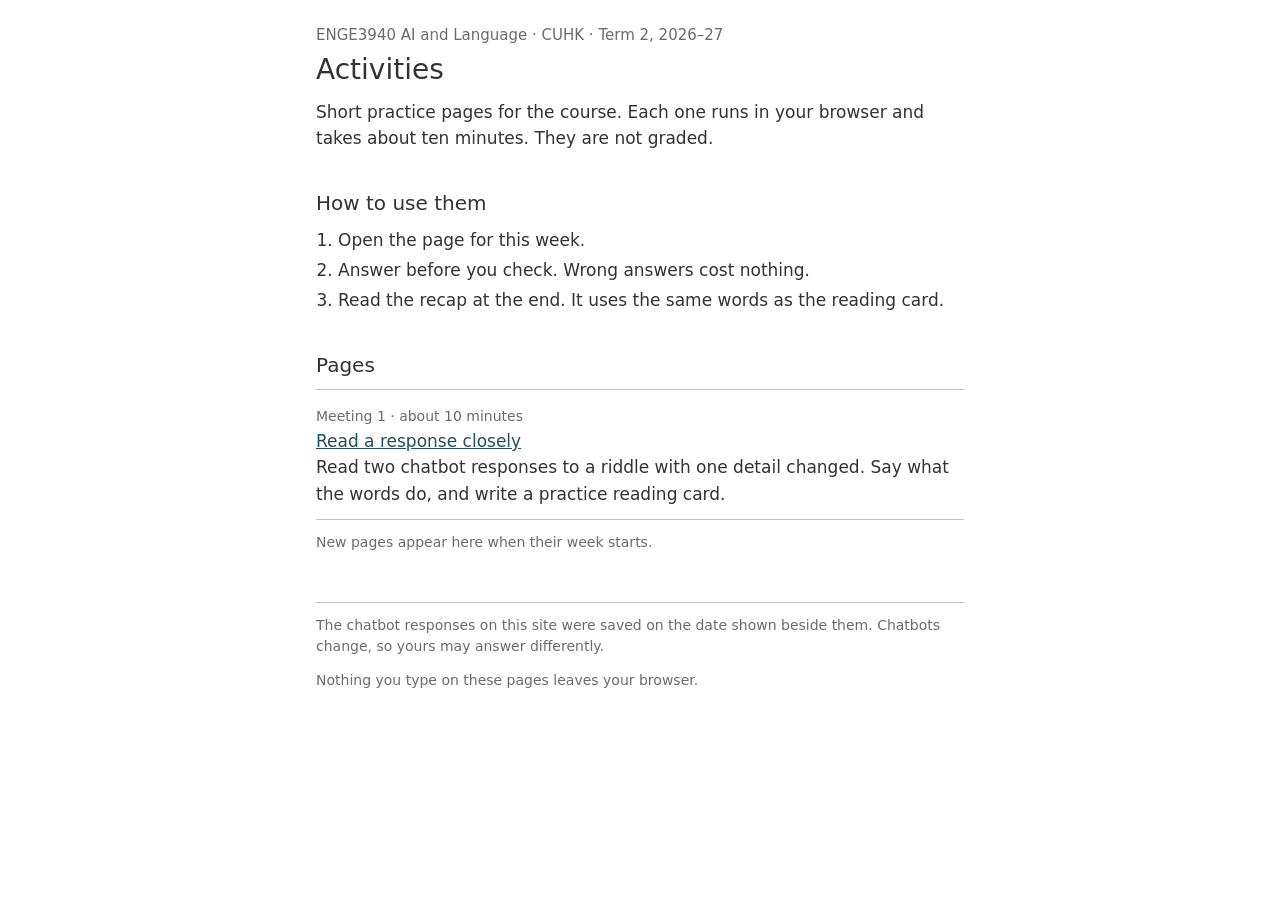
<file: index.html>
<!DOCTYPE html>
<html lang="en">
<head>
<meta charset="utf-8">
<meta name="viewport" content="width=device-width, initial-scale=1">
<title>ENGE3940 AI and Language: activities</title>
<meta name="description" content="Short practice pages for ENGE3940 AI and Language at The Chinese University of Hong Kong.">
<link rel="stylesheet" href="assets/style.css">
</head>
<body>

<p class="course">ENGE3940 AI and Language · CUHK · Term 2, 2026–27</p>
<h1>Activities</h1>

<p>Short practice pages for the course. Each one runs in your browser and takes about ten minutes. They are not graded.</p>

<h2>How to use them</h2>
<ol>
  <li>Open the page for this week.</li>
  <li>Answer before you check. Wrong answers cost nothing.</li>
  <li>Read the recap at the end. It uses the same words as the reading card.</li>
</ol>

<h2>Pages</h2>
<ul class="list">
  <li>
    <span class="small">Meeting 1 · about 10 minutes</span><br>
    <a href="activities/meeting-01-read-closely.html">Read a response closely</a><br>
    Read two chatbot responses to a riddle with one detail changed. Say what the words do, and write a practice reading card.
  </li>
</ul>
<p class="small">New pages appear here when their week starts.</p>

<footer class="small">
  <p>The chatbot responses on this site were saved on the date shown beside them. Chatbots change, so yours may answer differently.</p>
  <p>Nothing you type on these pages leaves your browser.</p>
</footer>

</body>
</html>
</file>
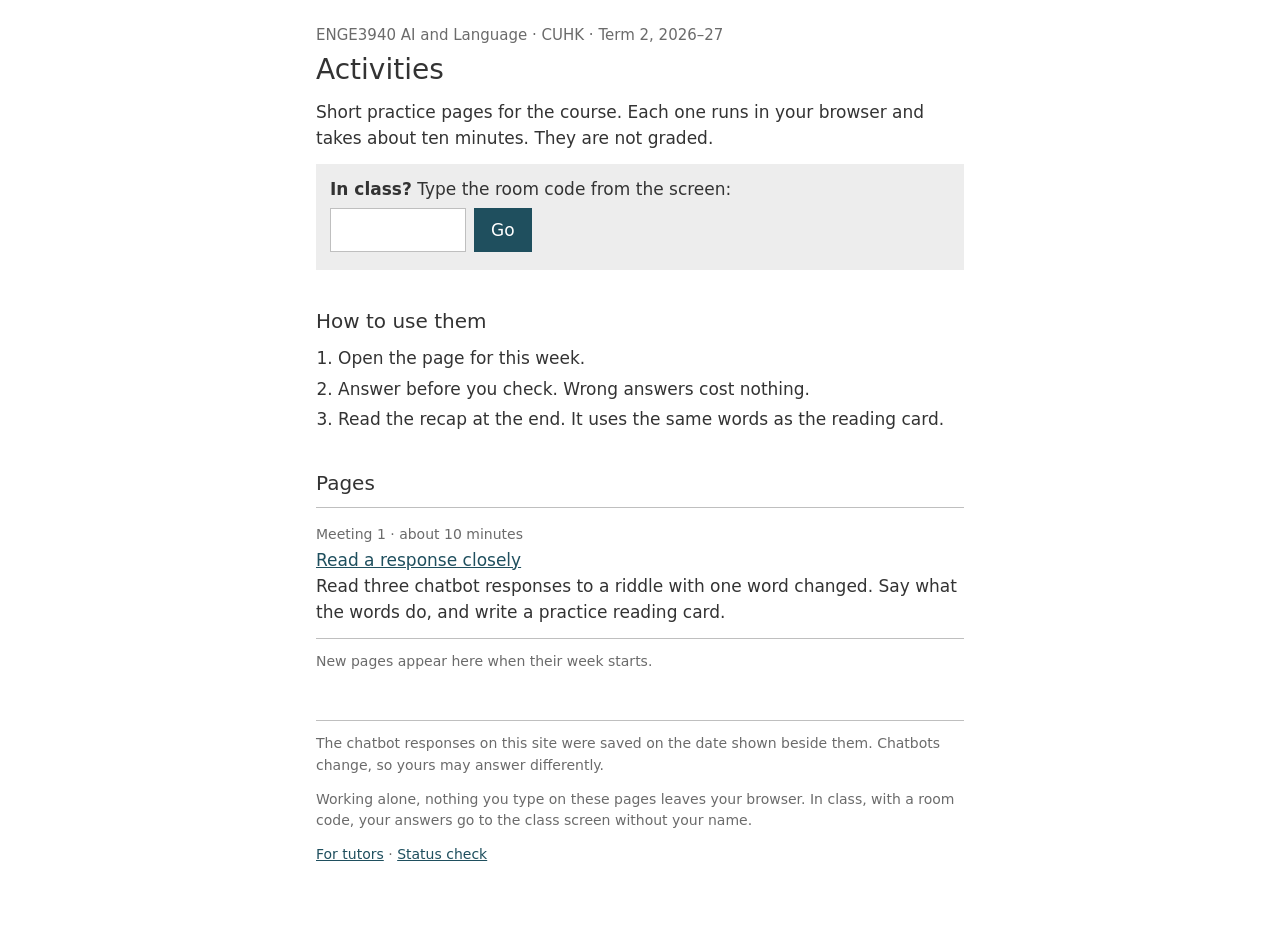
<file: docs/index.html>
<!DOCTYPE html>
<html lang="en">
<head>
<meta charset="utf-8">
<meta name="viewport" content="width=device-width, initial-scale=1">
<title>ENGE3940 AI and Language: activities</title>
<meta name="description" content="Short practice pages for ENGE3940 AI and Language at The Chinese University of Hong Kong.">
<link rel="stylesheet" href="assets/style.css">
</head>
<body>

<p class="course">ENGE3940 AI and Language · CUHK · Term 2, 2026–27</p>
<h1>Activities</h1>

<p>Short practice pages for the course. Each one runs in your browser and takes about ten minutes. They are not graded.</p>

<div class="box">
  <label for="joincode"><strong>In class?</strong> Type the room code from the screen:</label>
  <div class="inline" style="margin-top:6px"><input type="text" id="joincode" maxlength="4" autocomplete="off" autocapitalize="characters" style="text-transform:uppercase;max-width:8em"><button type="button" id="joingo">Go</button></div>
  <p class="takeaway" id="joinmsg" style="margin:6px 0 0"></p>
</div>

<h2>How to use them</h2>
<ol>
  <li>Open the page for this week.</li>
  <li>Answer before you check. Wrong answers cost nothing.</li>
  <li>Read the recap at the end. It uses the same words as the reading card.</li>
</ol>

<h2>Pages</h2>
<ul class="list">
  <li>
    <span class="small">Meeting 1 · about 10 minutes</span><br>
    <a href="activities/meeting-01-read-closely.html">Read a response closely</a><br>
    Read three chatbot responses to a riddle with one word changed. Say what the words do, and write a practice reading card.
  </li>
</ul>
<p class="small">New pages appear here when their week starts.</p>

<footer class="small">
  <p>The chatbot responses on this site were saved on the date shown beside them. Chatbots change, so yours may answer differently.</p>
  <p>Working alone, nothing you type on these pages leaves your browser. In class, with a room code, your answers go to the class screen without your name.</p>
  <p><a href="tutors.html">For tutors</a> · <a href="check.html">Status check</a></p>
</footer>

<script src="assets/config.js"></script>
<script>
(function () {
  var API = (window.ENGE_API || "").replace(/\/$/, "");
  function go() {
    var code = document.getElementById("joincode").value.trim().toUpperCase(), msg = document.getElementById("joinmsg");
    if (!/^[A-Z]{4}$/.test(code)) { msg.textContent = "A room code has four letters."; return; }
    fetch(API + "/api/room/" + code + "/state?keys=_activity").then(function (r) { return r.json(); }).then(function (d) {
      if (d.ok && d.state._activity) location.href = d.state._activity.page + "?room=" + code;
      else msg.textContent = d.ok ? "That room has no activity yet. Ask your tutor." : "No room with that code. Check with your tutor.";
    }).catch(function () { msg.textContent = "The class service cannot be reached."; });
  }
  document.getElementById("joingo").onclick = go;
  document.getElementById("joincode").onkeydown = function (e) { if (e.key === "Enter") go(); };
})();
</script>
</body>
</html>
</file>
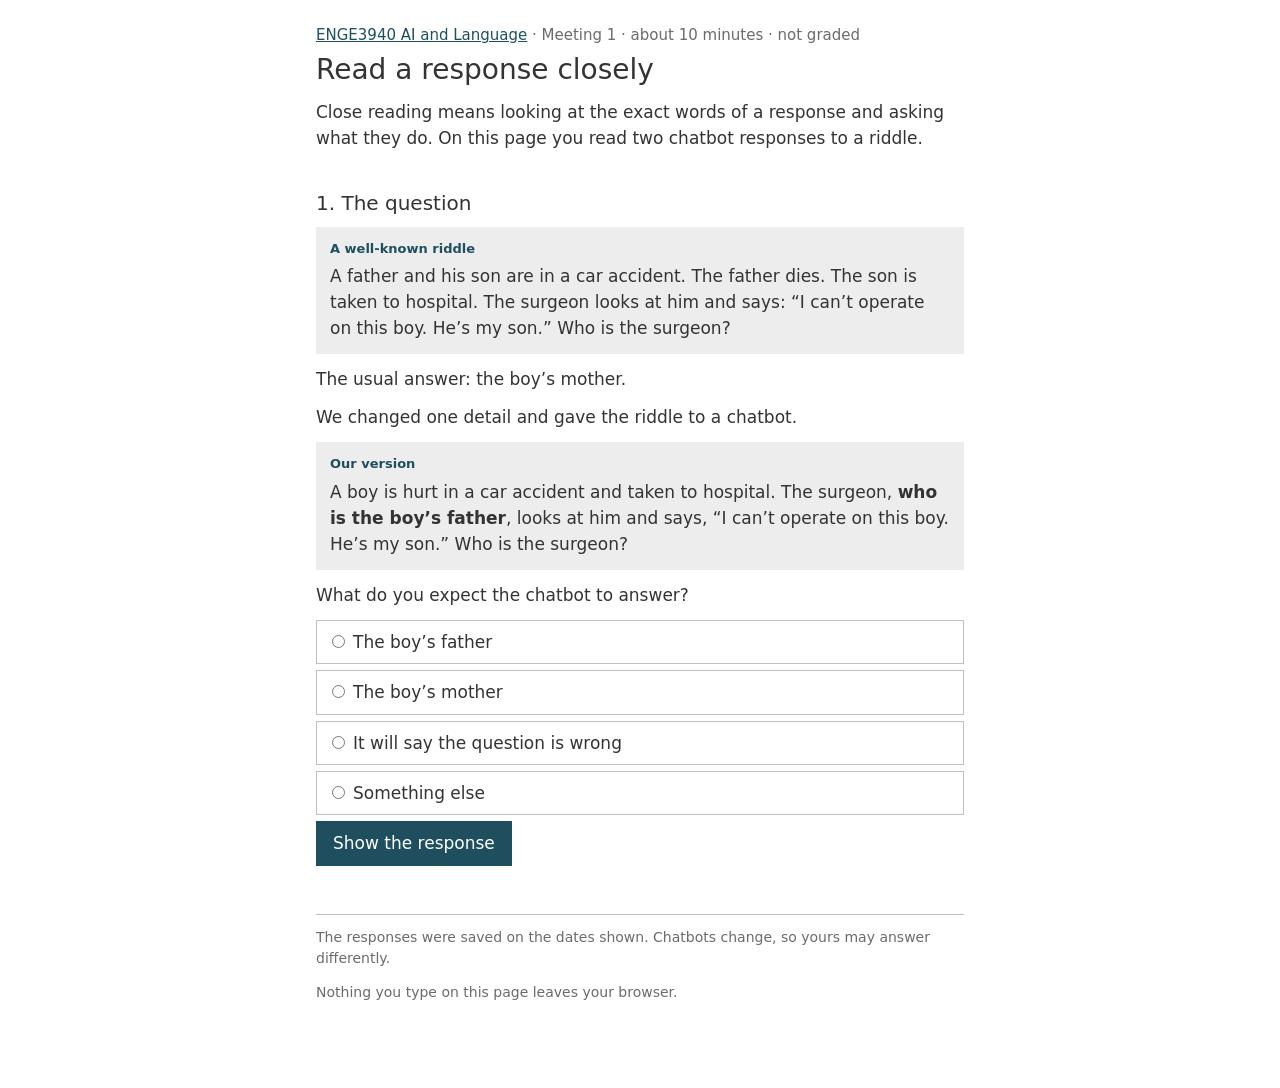
<file: activities/meeting-01-read-closely.html>
<!DOCTYPE html>
<html lang="en">
<head>
<meta charset="utf-8">
<meta name="viewport" content="width=device-width, initial-scale=1">
<title>Read a response closely · ENGE3940</title>
<meta name="description" content="Meeting 1 practice: read two chatbot responses to a changed riddle and say what the words do.">
<link rel="stylesheet" href="../assets/style.css">
</head>
<body>

<p class="course"><a href="../index.html">ENGE3940 AI and Language</a> · Meeting 1 · about 10 minutes · not graded</p>
<h1>Read a response closely</h1>

<p>Close reading means looking at the exact words of a response and asking what they do. On this page you read two chatbot responses to a riddle.</p>

<!-- ============================== 1 -->
<section id="step1">
<h2>1. The question</h2>

<div class="box">
  <span class="label">A well-known riddle</span>
  <p>A father and his son are in a car accident. The father dies. The son is taken to hospital. The surgeon looks at him and says: “I can’t operate on this boy. He’s my son.” Who is the surgeon?</p>
</div>
<p>The usual answer: the boy’s mother.</p>

<p>We changed one detail and gave the riddle to a chatbot.</p>
<div class="box">
  <span class="label">Our version</span>
  <p>A boy is hurt in a car accident and taken to hospital. The surgeon, <strong>who is the boy’s father</strong>, looks at him and says, “I can’t operate on this boy. He’s my son.” Who is the surgeon?</p>
</div>

<div class="q" data-correct="any" data-unlock="step2">
  <p>What do you expect the chatbot to answer?</p>
  <label class="opt"><input type="radio" name="q1" value="a">The boy’s father</label>
  <label class="opt"><input type="radio" name="q1" value="b">The boy’s mother</label>
  <label class="opt"><input type="radio" name="q1" value="c">It will say the question is wrong</label>
  <label class="opt"><input type="radio" name="q1" value="d">Something else</label>
  <span class="hidden" data-note="a">Keep your guess in mind and read the response below.</span>
  <span class="hidden" data-note="b">Keep your guess in mind and read the response below.</span>
  <span class="hidden" data-note="c">Keep your guess in mind and read the response below.</span>
  <span class="hidden" data-note="d">Keep your guess in mind and read the response below.</span>
  <button type="button">Show the response</button>
  <div class="fb hidden"></div>
</div>
</section>

<!-- ============================== 2 -->
<section id="step2" class="hidden">
<h2>2. First reading: what does it say?</h2>

<div class="box">
  <span class="label">Response · Gemini 3.1 Pro · saved 24 October 2026</span>
  <p id="resp1">You answered the riddle in your own question! Based on the way you wrote the prompt, the surgeon is the boy’s father. However, in the classic version of this riddle (which usually starts with “A father and son are in a car accident...”), the answer is the boy’s mother (or his other father).</p>
</div>

<div class="q" data-correct="b" data-unlock="step3">
  <p>Which sentence sums up the response best?</p>
  <label class="opt"><input type="radio" name="q2" value="a">The surgeon is the boy’s mother.</label>
  <label class="opt"><input type="radio" name="q2" value="b">The surgeon is the boy’s father, and the well-known riddle has a different answer.</label>
  <label class="opt"><input type="radio" name="q2" value="c">The question cannot be answered.</label>
  <span class="hidden" data-note="a">Not quite. “The boy’s mother” is the answer to the well-known riddle. The response gives it second, after answering our version.</span>
  <span class="hidden" data-note="b">Yes. The response gives two answers: one to our version, and one to the well-known riddle.</span>
  <span class="hidden" data-note="c">Not quite. The response does answer: the surgeon is the boy’s father. Then it adds the answer to the well-known riddle.</span>
  <button type="button">Check</button>
  <div class="fb hidden"></div>
</div>
</section>

<!-- ============================== 3 -->
<section id="step3" class="hidden">
<h2>3. Second reading: how is it written?</h2>
<p>Here is the same response in four parts. For each part, choose what the words do.</p>

<div class="match" data-unlock="step4">
  <div class="row">
    <div class="box"><p>“You answered the riddle in your own question!”</p></div>
    <select aria-label="What does part 1 do?" data-correct="you" data-why="It starts with you, not with the riddle. On the reading card this is <strong>form of address</strong>: how the response speaks to you.">
      <option value="">Choose…</option>
      <option value="you">It talks about you</option>
      <option value="hedge">It makes the answer depend on your wording</option>
      <option value="asked">It answers the question you asked</option>
      <option value="extra">It answers a question you did not ask</option>
    </select>
    <div class="fb hidden"></div>
  </div>
  <div class="row">
    <div class="box"><p>“Based on the way you wrote the prompt,”</p></div>
    <select aria-label="What does part 2 do?" data-correct="hedge" data-why="The answer is tied to how you wrote the question. On the reading card this is a <strong>hedge</strong>: words that soften a claim.">
      <option value="">Choose…</option>
      <option value="you">It talks about you</option>
      <option value="hedge">It makes the answer depend on your wording</option>
      <option value="asked">It answers the question you asked</option>
      <option value="extra">It answers a question you did not ask</option>
    </select>
    <div class="fb hidden"></div>
  </div>
  <div class="row">
    <div class="box"><p>“the surgeon is the boy’s father.”</p></div>
    <select aria-label="What does part 3 do?" data-correct="asked" data-why="This is the answer to our version of the riddle.">
      <option value="">Choose…</option>
      <option value="you">It talks about you</option>
      <option value="hedge">It makes the answer depend on your wording</option>
      <option value="asked">It answers the question you asked</option>
      <option value="extra">It answers a question you did not ask</option>
    </select>
    <div class="fb hidden"></div>
  </div>
  <div class="row">
    <div class="box"><p>“However, in the classic version of this riddle … the answer is the boy’s mother (or his other father).”</p></div>
    <select aria-label="What does part 4 do?" data-correct="extra" data-why="Nobody asked about the well-known riddle. The response takes for granted that you may have wanted it. On the reading card this is an <strong>assumption</strong>.">
      <option value="">Choose…</option>
      <option value="you">It talks about you</option>
      <option value="hedge">It makes the answer depend on your wording</option>
      <option value="asked">It answers the question you asked</option>
      <option value="extra">It answers a question you did not ask</option>
    </select>
    <div class="fb hidden"></div>
  </div>
  <button type="button">Check</button>
</div>
</section>

<!-- ============================== 4 -->
<section id="step4" class="hidden">
<h2>4. Your turn: a second response</h2>
<p>Another chatbot got the same changed riddle.</p>

<div class="box">
  <span class="label">Response · DeepSeek V4.1 Flash · saved 24 October 2026</span>
  <p id="resp2">In the classic riddle, the surgeon is the boy’s mother. But as worded here—“The surgeon, who is the boy’s father…”—the surgeon is explicitly stated to be the boy’s father. So the answer depends on whether that phrase was intentional.</p>
</div>

<div class="q" data-correct="a">
  <p>Which answer does this response give first?</p>
  <label class="opt"><input type="radio" name="q4" value="a">The answer to the well-known riddle</label>
  <label class="opt"><input type="radio" name="q4" value="b">The answer to our version</label>
  <span class="hidden" data-note="a">Yes. It begins with the well-known riddle and only then turns to our version.</span>
  <span class="hidden" data-note="b">Look at the first sentence. It begins with “In the classic riddle”, which is the well-known version.</span>
  <button type="button">Check</button>
  <div class="fb hidden"></div>
</div>

<p>Now write a reading card for this response, as you will in the tutorial.</p>
<div class="card" data-source="resp2" data-unlock="samples">
  <div class="row">
    <label for="phrase"><strong>1. The phrase.</strong> Copy it exactly from the response.</label>
    <input type="text" id="phrase" name="phrase" autocomplete="off">
  </div>
  <div class="row">
    <label for="does"><strong>2. What it does.</strong></label>
    <select id="does" name="does">
      <option value="">Choose…</option>
      <option>hedge: it softens a claim</option>
      <option>form of address: how the response speaks to you</option>
      <option>assumption: something it takes for granted about you</option>
      <option>stock phrase: a ready-made phrase</option>
      <option>something else, in my own words</option>
    </select>
  </div>
  <div class="row">
    <label for="why"><strong>3. Why.</strong> One sentence. Simple English is fine.</label>
    <textarea id="why" name="why"></textarea>
  </div>
  <button type="button">Check my card</button>
  <div class="fb hidden"></div>
</div>

<div id="samples" class="hidden">
  <p>Two cards other readers could write. Yours can be different.</p>
  <table>
    <tr><th>The phrase</th><th>What it does</th><th>Why</th></tr>
    <tr><td>“depends on whether that phrase was intentional”</td><td>assumption</td><td>It guesses that I may have changed the riddle by mistake.</td></tr>
    <tr><td>“as worded here”</td><td>hedge</td><td>It ties the answer to my wording.</td></tr>
  </table>

  <h2>Recap</h2>
  <ol>
    <li>Read twice. First: what does it say? Then: how is it written?</li>
    <li>Quote the exact words.</li>
    <li>Say what the words do.</li>
  </ol>
  <table>
    <tr><th>Word</th><th>Meaning</th></tr>
    <tr><td>hedge</td><td>words that soften a claim: “may”, “based on the way you wrote”</td></tr>
    <tr><td>form of address</td><td>how the response speaks to you: “you”, “Great question!”</td></tr>
    <tr><td>assumption</td><td>something the response takes for granted about you or your situation</td></tr>
  </table>
  <p class="takeaway">Both responses say something about you as well as about the riddle.</p>
  <p>In the tutorial you do the same with a riddle or saying that you change yourself.</p>
  <p><a href="../index.html">Back to all activities</a></p>
</div>
</section>

<footer class="small">
  <p>The responses were saved on the dates shown. Chatbots change, so yours may answer differently.</p>
  <p>Nothing you type on this page leaves your browser.</p>
</footer>

<script src="../assets/activity.js"></script>
</body>
</html>
</file>
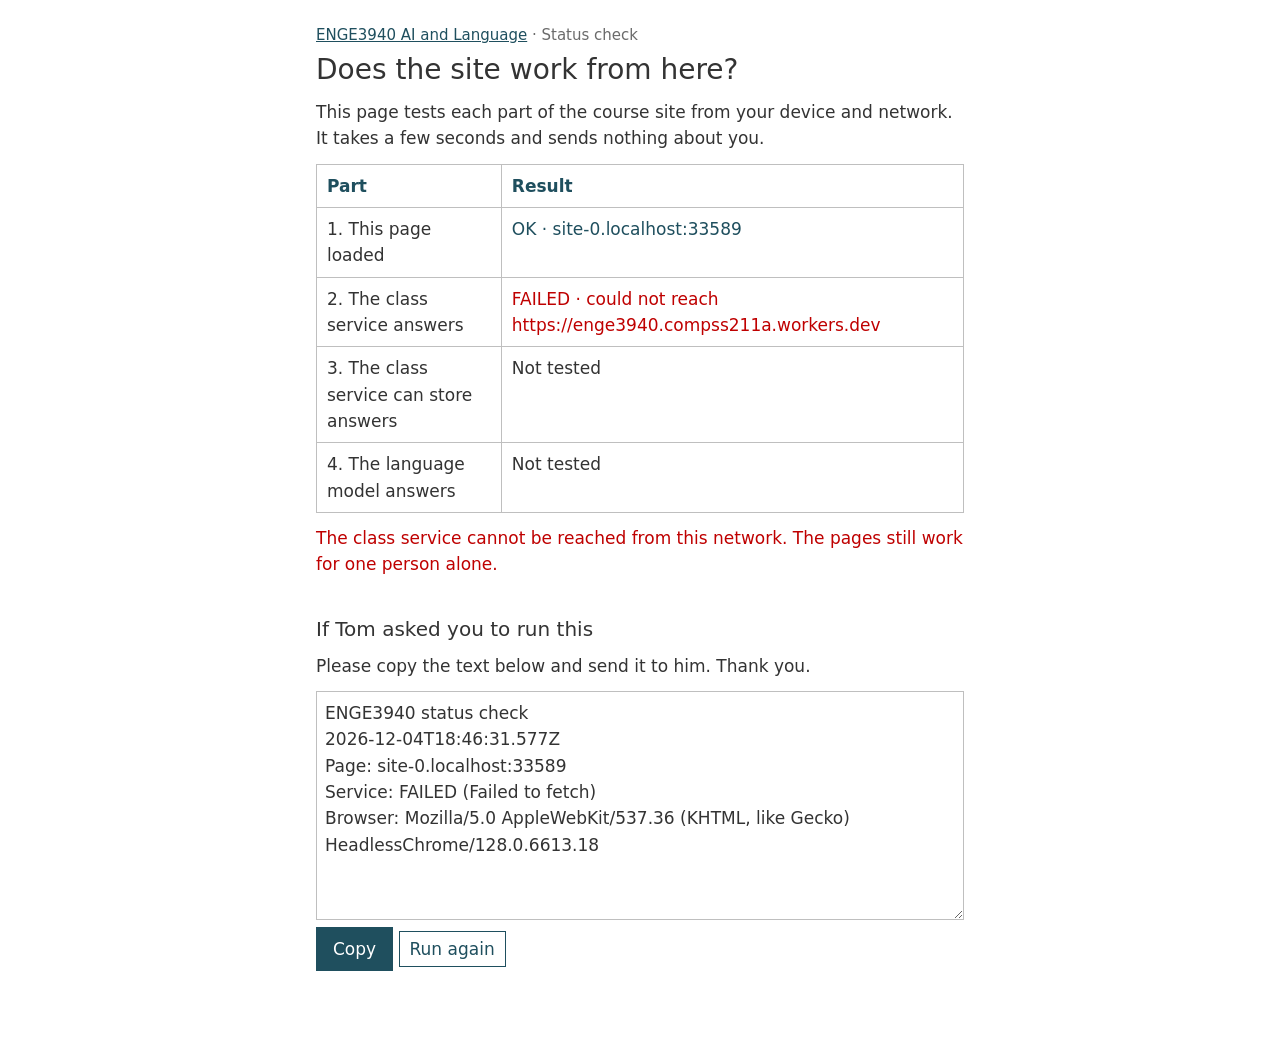
<file: docs/check.html>
<!DOCTYPE html>
<html lang="en">
<head>
<meta charset="utf-8">
<meta name="viewport" content="width=device-width, initial-scale=1">
<title>Status check · ENGE3940</title>
<meta name="robots" content="noindex">
<link rel="stylesheet" href="assets/style.css">
</head>
<body>

<p class="course"><a href="index.html">ENGE3940 AI and Language</a> · Status check</p>
<h1>Does the site work from here?</h1>
<p>This page tests each part of the course site from your device and network. It takes a few seconds and sends nothing about you.</p>

<table id="checks">
  <tr><th>Part</th><th>Result</th></tr>
  <tr><td>1. This page loaded</td><td id="c1">…</td></tr>
  <tr><td>2. The class service answers</td><td id="c2">…</td></tr>
  <tr><td>3. The class service can store answers</td><td id="c3">…</td></tr>
  <tr><td>4. The language model answers</td><td id="c4">…</td></tr>
</table>

<p id="verdict" class="takeaway"></p>

<h2>If Tom asked you to run this</h2>
<p>Please copy the text below and send it to him. Thank you.</p>
<textarea id="report" readonly rows="8"></textarea>
<p><button type="button" id="copy">Copy</button> <button type="button" class="plain" id="again">Run again</button></p>

<script src="assets/config.js"></script>
<script>
(function () {
  var API = (window.ENGE_API || "").replace(/\/$/, "");
  function el(id) { return document.getElementById(id); }
  function mark(id, ok, text) { el(id).textContent = (ok ? "OK" : "FAILED") + (text ? " · " + text : ""); el(id).style.color = ok ? "#1f4f5e" : "#bf0000"; }
  function run() {
    ["c2", "c3", "c4"].forEach(function (id) { el(id).textContent = "…"; el(id).style.color = ""; });
    el("verdict").textContent = "";
    var lines = ["ENGE3940 status check", new Date().toISOString(), "Page: " + location.host];
    mark("c1", true, location.host);
    var t0 = Date.now();
    fetch(API + "/api/check", { cache: "no-store" }).then(function (r) { return r.json(); }).then(function (d) {
      var ms = Date.now() - t0;
      mark("c2", true, ms + " ms, Cloudflare data centre " + (d.colo || "?") + (d.country ? ", country " + d.country : ""));
      mark("c3", d.storage === "ok", d.storage_ms + " ms");
      if (d.model === "skipped") { el("c4").textContent = "Not tested (today's test limit is reached)"; }
      else mark("c4", d.model === "ok", (d.model_ms || "?") + " ms");
      var all = d.storage === "ok" && d.model !== "failed";
      el("verdict").textContent = all ? "Everything works from this network." : "Something failed. Please send the report below.";
      lines.push("Service: OK " + ms + " ms, data centre " + (d.colo || "?") + ", country " + (d.country || "?"));
      lines.push("Storage: " + d.storage + " " + d.storage_ms + " ms");
      lines.push("Model: " + d.model + (d.model_ms ? " " + d.model_ms + " ms" : ""));
      done(lines);
    }).catch(function (e) {
      mark("c2", false, "could not reach " + (API || location.host));
      el("c3").textContent = "Not tested"; el("c4").textContent = "Not tested";
      el("verdict").textContent = "The class service cannot be reached from this network. The pages still work for one person alone.";
      lines.push("Service: FAILED (" + e.message + ")");
      done(lines);
    });
  }
  function done(lines) {
    lines.push("Browser: " + navigator.userAgent.replace(/\s*\(.*?\)/, "").slice(0, 80));
    el("report").value = lines.join("\n");
  }
  el("copy").onclick = function () { el("report").select(); try { navigator.clipboard.writeText(el("report").value); } catch (e) { document.execCommand("copy"); } };
  el("again").onclick = run;
  run();
})();
</script>
</body>
</html>
</file>
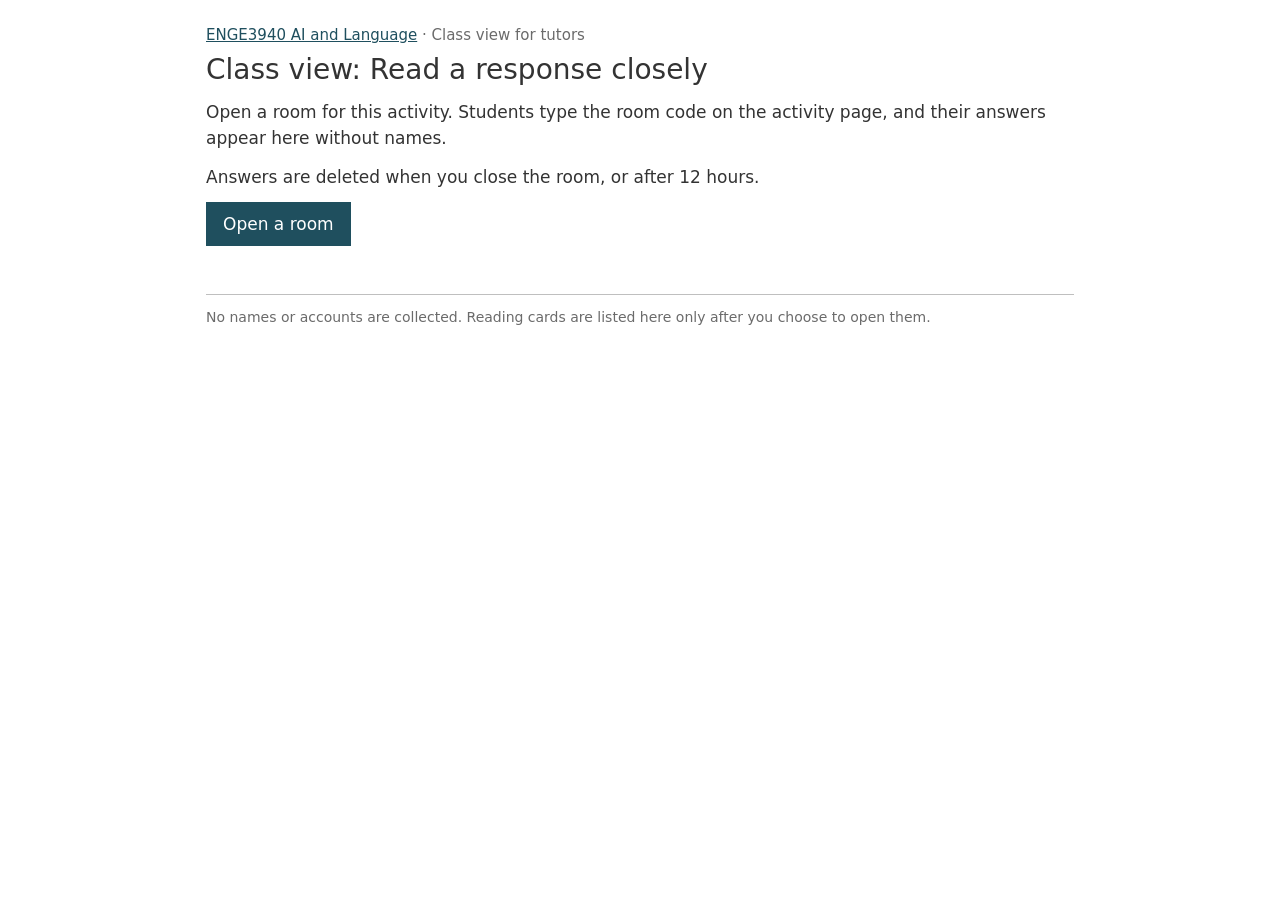
<file: docs/class.html>
<!DOCTYPE html>
<html lang="en">
<head>
<meta charset="utf-8">
<meta name="viewport" content="width=device-width, initial-scale=1">
<title>Class view · ENGE3940</title>
<meta name="robots" content="noindex">
<link rel="stylesheet" href="assets/style.css">
</head>
<body class="wide">

<p class="course"><a href="index.html">ENGE3940 AI and Language</a> · Class view for tutors</p>
<h1 id="title">Class view</h1>

<div id="start">
  <p>Open a room for this activity. Students type the room code on the activity page, and their answers appear here without names.</p>
  <p>Answers are deleted when you close the room, or after 12 hours.</p>
  <p id="pwrow" class="hidden"><label for="pw">Tutor password</label><br><input type="password" id="pw" autocomplete="current-password" style="max-width: 16em"></p>
  <button type="button" id="open">Open a room</button>
  <p id="msg" class="takeaway"></p>
</div>

<div id="live" class="hidden">
  <p class="small">Room code</p>
  <p class="code" id="code"></p>
  <p>Students open <strong id="where"></strong> and type this code in the box at the top.</p>
  <div id="custom"></div>
  <div id="results"></div>
  <p><button type="button" class="plain" id="close">Close the room and delete the answers</button></p>
</div>

<footer class="small">
  <p>No names or accounts are collected. Reading cards are listed here only after you choose to open them.</p>
</footer>

<script src="assets/config.js"></script>
<script src="assets/class.js"></script>
<script>
(function () {
  var a = (new URLSearchParams(location.search).get("a") || "meeting-01").replace(/[^a-z0-9-]/g, "");
  var store = window.sessionStorage, timer = null, act = null, room = null;
  function el(id) { return document.getElementById(id); }
  function esc(s) { return String(s).replace(/[&<>"]/g, function (c) { return { "&": "&amp;", "<": "&lt;", ">": "&gt;", '"': "&quot;" }[c]; }); }

  var sc = document.createElement("script");
  sc.src = "activities/" + a + ".config.js";
  sc.onload = function () {
    act = window.ACTIVITY;
    el("title").textContent = "Class view: " + act.title;
    var saved = null;
    try { saved = JSON.parse(store.getItem("enge-host-" + act.id)); } catch (e) {}
    if (saved) Class.api("room/" + saved.code + "/info").then(function (d) { if (d.ok) start(saved); });
  };
  sc.onerror = function () { el("msg").textContent = "No activity with that name."; };
  if (window.ENGE_CLASS_AVAILABLE) Class.api("needs-password").then(function (d) { if (d.needed) el("pwrow").classList.remove("hidden"); }).catch(function () {});
  el("pw").onkeydown = function (e) { if (e.key === "Enter") el("open").click(); };
  document.body.appendChild(sc);

  el("open").onclick = function () {
    if (!window.ENGE_CLASS_AVAILABLE) { el("msg").textContent = "The class service is not set up on this copy of the site."; return; }
    Class.api("room", { method: "POST", headers: { "X-Tutor-Password": el("pw").value } }).then(function (d) {
      if (!d.code) { el("msg").textContent = d.error || "Could not open a room."; return; }
      var r = { code: d.code, key: d.key };
      store.setItem("enge-host-" + act.id, JSON.stringify(r));
      start(r);
    }).catch(function () { el("msg").textContent = "The class service cannot be reached."; });
  };

  function start(r) {
    room = r;
    el("start").classList.add("hidden"); el("live").classList.remove("hidden");
    el("code").textContent = r.code;
    var base = new URL(".", location.href).href;
    el("where").textContent = base.replace(/^https?:\/\//, "") + act.page;
    el("results").innerHTML = act.questions.map(function (q) {
      return '<div class="result" id="r-' + q.id + '"><h2>' + esc(q.title) + '</h2><div class="body"></div></div>';
    }).join("");
    poll(); timer = setInterval(poll, 2000);
    // Tell the room which activity this is, so the front page can send students to the right page.
    Class.api("room/" + r.code + "/publish", { method: "POST", headers: { "Content-Type": "application/json", "X-Host-Key": r.key }, body: JSON.stringify({ key: "_activity", value: { page: act.page } }) });
    el("where").textContent = base.replace(/^https?:\/\//, "").replace(/\/$/, "");
    // Stop asking after 90 minutes, so a screen left open does not use up the daily limit.
    setTimeout(function () { clearInterval(timer); el("results").insertAdjacentHTML("beforebegin", '<p class="takeaway">This screen has stopped updating after 90 minutes. <button type="button" class="plain" onclick="location.reload()">Resume</button></p>'); }, 90 * 60 * 1000);
    // An activity can add its own controls for the tutor (see its .config.js file).
    if (typeof act.host === "function") act.host({
      code: r.code, el: el("custom"), esc: esc,
      get: function (path) { return Class.api("room/" + r.code + "/" + path, { headers: { "X-Host-Key": r.key } }); },
      post: function (path, data) { return Class.api("room/" + r.code + "/" + path, { method: "POST", headers: { "Content-Type": "application/json", "X-Host-Key": r.key }, body: JSON.stringify(data) }); },
      publish: function (key, value) { return Class.api("room/" + r.code + "/publish", { method: "POST", headers: { "Content-Type": "application/json", "X-Host-Key": r.key }, body: JSON.stringify({ key: key, value: value }) }); },
    });
  }

  el("close").onclick = function () {
    if (!confirm("Close the room and delete all answers?")) return;
    Class.api("room/" + room.code + "/close", { method: "POST", headers: { "X-Host-Key": room.key } }).then(function () {
      clearInterval(timer); store.removeItem("enge-host-" + act.id); location.reload();
    });
  };

  function poll() {
    var plain = act.questions.filter(function (q) { return q.type !== "map"; });
    if (plain.length) Class.results(room.code, plain.map(function (q) { return q.id; }), room.key).then(function (d) {
      if (!d.ok) return;
      plain.forEach(function (q) { render(q, d.results[q.id] || { n: 0, counts: {}, items: [] }); });
    }).catch(function () {});
    act.questions.filter(function (q) { return q.type === "map"; }).forEach(function (q) {
      Class.api("room/" + room.code + "/map?q=" + q.id, { headers: { "X-Host-Key": room.key } }).then(function (d) { renderMap(q, d); }).catch(function () {});
    });
  }

  var shownDots = {};
  function renderMap(q, d) {
    var body = document.querySelector("#r-" + q.id + " .body");
    if (!d.ok) { body.innerHTML = '<p class="takeaway">' + esc(d.error || "The map is not available.") + "</p>"; return; }
    var W = 860, H = 520, pad = 40;
    var dots = d.points.map(function (p, i) {
      var x = pad + (p.x + 1) / 2 * (W - 2 * pad), y = pad + (1 - (p.y + 1) / 2) * (H - 2 * pad);
      var on = shownDots[p.text];
      return '<g class="dot" data-i="' + i + '" style="cursor:pointer"><circle cx="' + x.toFixed(1) + '" cy="' + y.toFixed(1) + '" r="9" fill="' + (on ? "#bf0000" : "#1f4f5e") + '" fill-opacity="' + (on ? 1 : 0.65) + '"/>' +
        (on ? '<text x="' + (x > W * 0.55 ? x - 13 : x + 13).toFixed(1) + '" y="' + (y + 5).toFixed(1) + '" font-size="15" fill="#333"' + (x > W * 0.55 ? ' text-anchor="end"' : "") + ">" + esc(p.text) + "</text>" : "") + "</g>";
    }).join("");
    body.innerHTML = '<p class="small">' + d.n + (d.n === 1 ? " sentence" : " sentences") + ". Click a dot to show or hide its sentence.</p>" +
      '<svg viewBox="0 0 ' + W + " " + H + '" style="width:100%;background:#ededed" role="img" aria-label="Map of sentences">' + dots + "</svg>";
    body.querySelectorAll(".dot").forEach(function (g) {
      g.onclick = function () { var t = d.points[+g.getAttribute("data-i")].text; shownDots[t] = !shownDots[t]; renderMap(q, d); };
    });
  }

  function render(q, res) {
    var body = document.querySelector("#r-" + q.id + " .body");
    var n = '<p class="small">' + res.n + (res.n === 1 ? " answer" : " answers") + "</p>";
    if (q.type === "choice") {
      var max = Math.max.apply(null, Object.keys(q.options).map(function (k) { return (res.counts || {})[k] || 0; }).concat([1]));
      body.innerHTML = n + Object.keys(q.options).map(function (k) {
        var c = (res.counts || {})[k] || 0;
        return '<div class="barrow"><div>' + esc(q.options[k]) + '</div><div class="track"><div class="fill" style="width:' + Math.round(100 * c / max) + '%"></div></div><div>' + c + "</div></div>";
      }).join("");
    } else if (q.type === "shade") {
      var top = Math.max.apply(null, Object.keys(q.parts).map(function (k) { return (res.counts || {})[k] || 0; }).concat([1]));
      body.innerHTML = n + '<p class="shade">' + Object.keys(q.parts).map(function (k) {
        var c = (res.counts || {})[k] || 0;
        return '<span style="background: rgba(191,0,0,' + (0.55 * c / top).toFixed(2) + ')">' + esc(q.parts[k]) + "</span><sup> " + c + "</sup> ";
      }).join("") + "</p>";
    } else if (q.type === "word") {
      var words = Object.keys(res.counts || {}).sort(function (x, y) { return res.counts[y] - res.counts[x]; });
      var wmax = Math.max.apply(null, words.map(function (w) { return res.counts[w]; }).concat([1]));
      body.innerHTML = n + words.slice(0, 15).map(function (w) {
        return '<div class="barrow"><div>' + esc(w) + '</div><div class="track"><div class="fill" style="width:' + Math.round(100 * res.counts[w] / wmax) + '%"></div></div><div>' + res.counts[w] + "</div></div>";
      }).join("");
    } else if (q.type === "text") {
      // Kept closed until the tutor opens it, because this screen may be on the projector.
      var open = body.querySelector("details") && body.querySelector("details").open;
      body.innerHTML = n + "<details" + (open ? " open" : "") + "><summary>Read the cards</summary><ul>" +
        (res.items || []).map(function (i) { return "<li>" + esc(i.text) + "</li>"; }).join("") + "</ul></details>";
    }
  }
})();
</script>
</body>
</html>
</file>
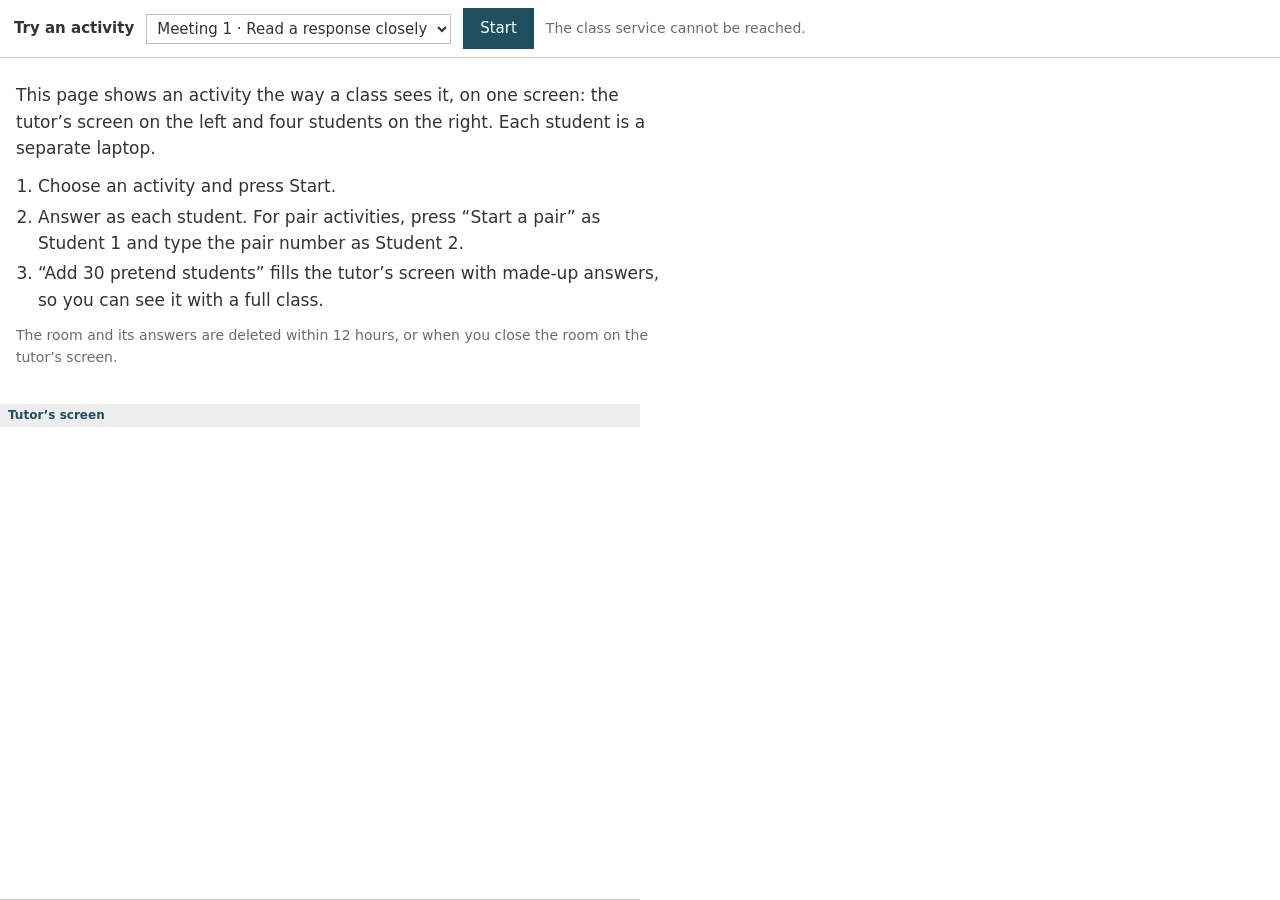
<file: docs/try.html>
<!DOCTYPE html>
<html lang="en">
<head>
<meta charset="utf-8">
<meta name="viewport" content="width=device-width, initial-scale=1">
<title>Try an activity · ENGE3940</title>
<meta name="robots" content="noindex">
<link rel="stylesheet" href="assets/style.css">
<style>
  body { max-width: none; margin: 0; padding: 0; height: 100vh; display: flex; flex-direction: column; }
  #top { padding: 8px 14px; border-bottom: 1px solid #ccc; display: flex; gap: 12px; align-items: center; flex-wrap: wrap; font-size: 15px; }
  #top select, #top input { font-size: 15px; padding: 4px 6px; width: auto; }
  #top button { margin: 0; }
  #stage { flex: 1; display: grid; grid-template-columns: 1fr 1fr; min-height: 0; }
  #students { display: grid; grid-template-columns: 1fr 1fr; grid-template-rows: 1fr 1fr; min-height: 0; }
  .frame { display: flex; flex-direction: column; min-height: 0; border-left: 1px solid #ccc; border-bottom: 1px solid #ccc; }
  .frame span { font-size: 12px; font-weight: 700; color: #1f4f5e; background: #ededed; padding: 2px 8px; }
  .frame iframe { flex: 1; width: 100%; border: 0; min-height: 0; }
  #intro { padding: 24px 16px; max-width: 680px; }
</style>
</head>
<body>

<div id="top">
  <strong>Try an activity</strong>
  <select id="pick" aria-label="Activity"></select>
  <span id="pwrow" class="hidden"><input type="password" id="pw" placeholder="Tutor password" autocomplete="off"></span>
  <button type="button" id="go">Start</button>
  <button type="button" class="plain hidden" id="pretend">Add 30 pretend students</button>
  <button type="button" class="plain hidden" id="again">New room</button>
  <span class="small" id="msg"></span>
</div>

<div id="intro">
  <p>This page shows an activity the way a class sees it, on one screen: the tutor’s screen on the left and four students on the right. Each student is a separate laptop.</p>
  <ol>
    <li>Choose an activity and press Start.</li>
    <li>Answer as each student. For pair activities, press “Start a pair” as Student 1 and type the pair number as Student 2.</li>
    <li>“Add 30 pretend students” fills the tutor’s screen with made-up answers, so you can see it with a full class.</li>
  </ol>
  <p class="small">The room and its answers are deleted within 12 hours, or when you close the room on the tutor’s screen.</p>
</div>

<div id="stage" class="hidden">
  <div class="frame" style="border-left:0"><span>Tutor’s screen</span><iframe id="tutor" title="Tutor's screen"></iframe></div>
  <div id="students"></div>
</div>

<script src="assets/config.js"></script>
<script src="assets/class.js"></script>
<script>
(function () {
  var ACTS = [["meeting-01", "1 · Read a response closely"], ["meeting-01b", "1 · Fool the class"], ["meeting-02", "2 · Build ELIZA together"],
    ["meeting-03", "3 · The class is the model"], ["meeting-04", "4 · A map of our sentences"], ["meeting-08", "8 · Agree or rewrite (pairs)"], ["meeting-10", "10 · Tug of war (pairs)"]];
  var a = (new URLSearchParams(location.search).get("a") || "meeting-01").replace(/[^a-z0-9-]/g, "");
  var store = window.sessionStorage, act = null, room = null, N = 30;
  function el(id) { return document.getElementById(id); }
  function msg(t) { el("msg").textContent = t || ""; }

  el("pick").innerHTML = ACTS.map(function (x) { return '<option value="' + x[0] + '"' + (x[0] === a ? " selected" : "") + ">Meeting " + x[1] + "</option>"; }).join("");
  el("pick").onchange = function () { location.href = "try.html?a=" + el("pick").value; };

  var sc = document.createElement("script");
  sc.src = "activities/" + a + ".config.js";
  sc.onload = function () {
    act = window.ACTIVITY;
    var saved = null;
    try { saved = JSON.parse(store.getItem("enge-host-" + act.id)); } catch (e) {}
    if (saved) Class.api("room/" + saved.code + "/info").then(function (d) { if (d.ok) build(saved); });
  };
  sc.onerror = function () { msg("No activity with that name."); };
  document.body.appendChild(sc);
  Class.api("needs-password").then(function (d) { if (d.needed) el("pwrow").classList.remove("hidden"); }).catch(function () { msg("The class service cannot be reached."); });
  el("pw").onkeydown = function (e) { if (e.key === "Enter") el("go").click(); };

  el("go").onclick = function () {
    if (!act) return;
    Class.api("room", { method: "POST", headers: { "X-Tutor-Password": el("pw").value } }).then(function (d) {
      if (!d.code) { msg(d.error || "Could not open a room."); return; }
      var r = { code: d.code, key: d.key };
      store.setItem("enge-host-" + act.id, JSON.stringify(r));
      build(r);
    }).catch(function () { msg("The class service cannot be reached."); });
  };

  // The tutor's screen finds the room this page opened; each student frame joins it under its own seat name.
  function build(r) {
    room = r; msg("Room " + r.code);
    el("intro").classList.add("hidden"); el("go").classList.add("hidden"); el("pwrow").classList.add("hidden");
    el("stage").classList.remove("hidden"); el("pretend").classList.remove("hidden"); el("again").classList.remove("hidden");
    el("tutor").src = "class.html?a=" + a;
    var html = "";
    for (var i = 1; i <= 4; i++) html += '<div class="frame"><span>Student ' + i + '</span><iframe name="seat-' + i + '" title="Student ' + i + '" src="' + act.page + "?room=" + r.code + '"></iframe></div>';
    el("students").innerHTML = html;
  }

  el("again").onclick = function () {
    var done = function () { store.removeItem("enge-host-" + act.id); location.reload(); };
    Class.api("room/" + room.code + "/close", { method: "POST", headers: { "X-Host-Key": room.key } }).then(done, done);
  };

  // Pretend students send made-up answers straight to the room. Their answers are replaced, not added, when you press again.
  el("pretend").onclick = function () {
    function send(i, q, v, kind) {
      return Class.api("room/" + room.code + "/answer", { method: "POST", headers: { "Content-Type": "application/json" },
        body: JSON.stringify({ q: q, v: v, kind: kind || "choice", device: (i < 16 ? "0" : "") + i.toString(16) + "a5a5a5a5a5a5a5a5a5a5a5" }) }).catch(function () {});
    }
    var p = {
      n: N, send: send,
      all: function (fn) { for (var i = 0; i < N; i++) fn(i); },
      state: function (keys) { return Class.api("room/" + room.code + "/state?keys=" + encodeURIComponent(keys.join(","))).then(function (d) { return d.ok ? d.state : null; }); },
    };
    if (typeof act.pretend === "function") { act.pretend(p).then(function (t) { msg("Room " + room.code + ". " + t); }); return; }
    var n = 0;
    act.questions.forEach(function (q) {
      var vals = q.pretend || (q.options ? Object.keys(q.options) : q.parts ? Object.keys(q.parts) : null);
      if (!vals) return;
      n += 1;
      if (q.type === "text" || q.type === "map") vals.forEach(function (v, i) { send(i, q.id, v, "text"); }); // each text once
      else p.all(function (i) { send(i, q.id, vals[Math.floor(Math.random() * vals.length)], q.type === "word" ? "word" : "choice"); });
    });
    msg("Room " + room.code + ". Sent pretend answers to " + n + (n === 1 ? " question." : " questions."));
  };
})();
</script>
</body>
</html>
</file>
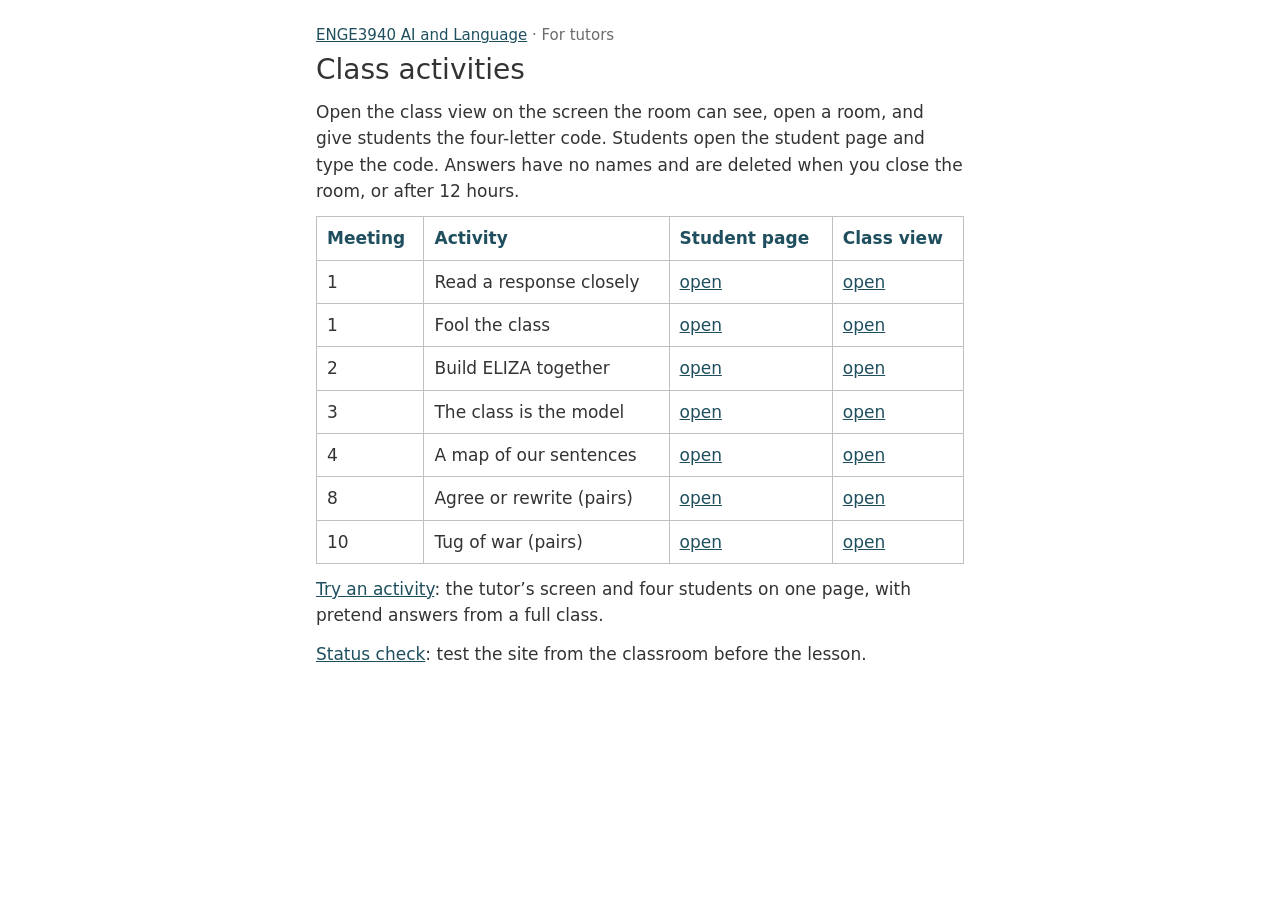
<file: docs/tutors.html>
<!DOCTYPE html>
<html lang="en">
<head>
<meta charset="utf-8">
<meta name="viewport" content="width=device-width, initial-scale=1">
<title>For tutors · ENGE3940</title>
<meta name="robots" content="noindex">
<link rel="stylesheet" href="assets/style.css">
</head>
<body>

<p class="course"><a href="index.html">ENGE3940 AI and Language</a> · For tutors</p>
<h1>Class activities</h1>
<p>Open the class view on the screen the room can see, open a room, and give students the four-letter code. Students open the student page and type the code. Answers have no names and are deleted when you close the room, or after 12 hours.</p>

<table>
  <tr><th>Meeting</th><th>Activity</th><th>Student page</th><th>Class view</th></tr>
  <tr><td>1</td><td>Read a response closely</td><td><a href="activities/meeting-01-read-closely.html">open</a></td><td><a href="class.html?a=meeting-01">open</a></td></tr>
  <tr><td>1</td><td>Fool the class</td><td><a href="activities/meeting-01-human-or-chatbot.html">open</a></td><td><a href="class.html?a=meeting-01b">open</a></td></tr>
  <tr><td>2</td><td>Build ELIZA together</td><td><a href="activities/meeting-02-build-eliza.html">open</a></td><td><a href="class.html?a=meeting-02">open</a></td></tr>
  <tr><td>3</td><td>The class is the model</td><td><a href="activities/meeting-03-class-model.html">open</a></td><td><a href="class.html?a=meeting-03">open</a></td></tr>
  <tr><td>4</td><td>A map of our sentences</td><td><a href="activities/meeting-04-sentence-map.html">open</a></td><td><a href="class.html?a=meeting-04">open</a></td></tr>
  <tr><td>8</td><td>Agree or rewrite (pairs)</td><td><a href="activities/meeting-08-agree-or-rewrite.html">open</a></td><td><a href="class.html?a=meeting-08">open</a></td></tr>
  <tr><td>10</td><td>Tug of war (pairs)</td><td><a href="activities/meeting-10-tug-of-war.html">open</a></td><td><a href="class.html?a=meeting-10">open</a></td></tr>
</table>

<p><a href="try.html">Try an activity</a>: the tutor’s screen and four students on one page, with pretend answers from a full class.</p>
<p><a href="check.html">Status check</a>: test the site from the classroom before the lesson.</p>

</body>
</html>
</file>
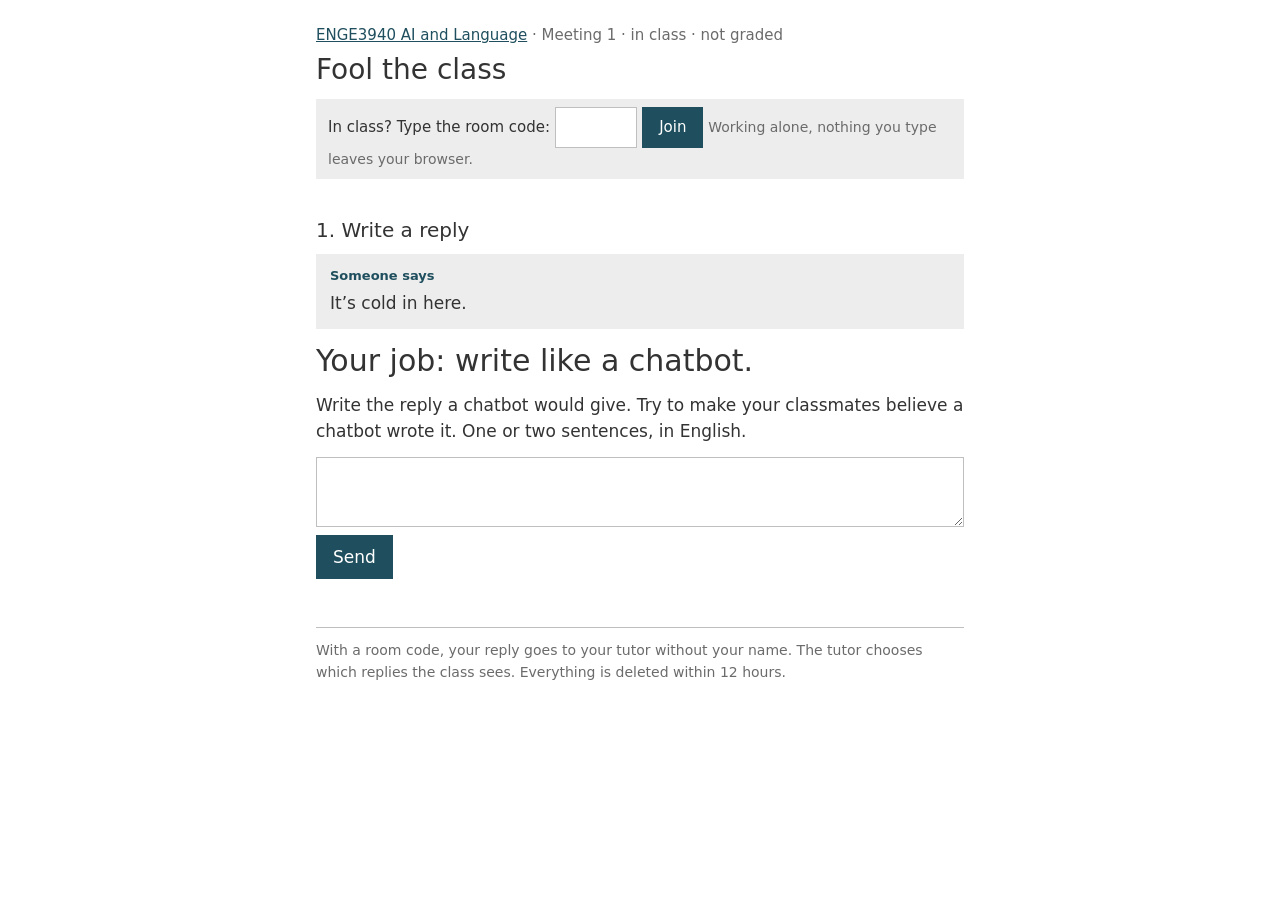
<file: docs/activities/meeting-01-human-or-chatbot.html>
<!DOCTYPE html>
<html lang="en">
<head>
<meta charset="utf-8">
<meta name="viewport" content="width=device-width, initial-scale=1">
<title>Fool the class · ENGE3940</title>
<link rel="stylesheet" href="../assets/style.css">
</head>
<body>

<p class="course"><a href="../index.html">ENGE3940 AI and Language</a> · Meeting 1 · in class · not graded</p>
<h1>Fool the class</h1>

<div id="classbar"></div>

<section id="write">
  <h2>1. Write a reply</h2>
  <div class="box"><span class="label">Someone says</span><p>It’s cold in here.</p></div>
  <p class="big" id="role"></p>
  <p id="rolehelp"></p>
  <textarea id="reply" maxlength="180"></textarea>
  <p><button type="button" id="send">Send</button></p>
  <div class="fb hidden" id="sent"></div>
</section>

<section id="guess" class="hidden">
  <h2 id="gtitle">2. Who wrote it?</h2>
  <p id="ghelp">Some of these replies were written by people in this room. Some were written by a chatbot. Choose for each one. Some of your classmates were trying to sound like a chatbot.</p>
  <div id="list"></div>
</section>

<section id="end" class="hidden">
  <p class="big" id="myscore"></p>
  <h2>Recap</h2>
  <ul>
    <li>Look at the replies the class got wrong. What made a person sound like a chatbot?</li>
    <li>Chatbot replies often treat the remark as a request for help. A friend may joke, agree or ask who left the window open.</li>
    <li>Quote the exact words that gave it away. That is close reading.</li>
  </ul>
  <p class="takeaway">What did the imitators copy, and what did they miss?</p>
</section>

<footer class="small"><p>With a room code, your reply goes to your tutor without your name. The tutor chooses which replies the class sees. Everything is deleted within 12 hours.</p></footer>

<script src="../assets/config.js"></script>
<script src="../assets/class.js"></script>
<script>
(function () {
  var NAMES = { person: "a person, writing as themselves", imitation: "a person, writing like a chatbot", chatbot: "a chatbot" };
  var fake = Class.group(2) === 1, mine = {}, shown = "", myText = "";
  function el(id) { return document.getElementById(id); }
  function esc(s) { return String(s).replace(/[&<>"]/g, function (c) { return { "&": "&amp;", "<": "&lt;", ">": "&gt;", '"': "&quot;" }[c]; }); }
  myText = Class.store.get("m01b-text") || "";
  el("role").textContent = fake ? "Your job: write like a chatbot." : "Your job: write as yourself.";
  el("rolehelp").textContent = fake
    ? "Write the reply a chatbot would give. Try to make your classmates believe a chatbot wrote it. One or two sentences, in English."
    : "Write what you would really say back to a friend. One or two sentences, in English. No names.";
  el("send").onclick = function () {
    var t = el("reply").value.replace(/\s+/g, " ").trim(), f = el("sent");
    if (!Class.room()) { f.className = "fb no"; f.textContent = "This activity needs a room code from your tutor. Type it at the top of the page."; return; }
    if (t.length < 5) { f.className = "fb no"; f.textContent = "Write a reply first."; return; }
    Class.send(fake ? "m01b-fake" : "m01b-reply", t, "text").then(function (d) {
      f.className = "fb " + (d && d.ok ? "ok" : "no");
      f.textContent = d && d.ok ? "Sent. You can change it and send it again. Now wait for your tutor." : "Could not send. Check the room code.";
      if (d && d.ok) { myText = t; Class.store.set("m01b-text", t); }
    });
  };
  function draw(st) {
    var key = st.phase + st.items.map(function (i) { return i.id; }).join(",");
    if (key === shown) return;
    shown = key;
    el("list").innerHTML = st.items.map(function (it) {
      var own = myText && it.text === myText, body = '<p style="margin:0 0 4px">' + esc(it.text) + (own ? ' <span class="small">(yours)</span>' : "") + "</p>";
      if (st.phase === "reveal") {
        var truth = it.label === "chatbot" ? "chatbot" : "person";
        body += '<p class="small" style="margin:0"><strong class="takeaway">Written by ' + NAMES[it.label] + ".</strong> " + (mine[it.id] ? (mine[it.id] === truth ? "You were right." : "You were fooled.") : "") + ' <span id="c-' + it.id + '"></span></p>';
      } else if (!own) {
        body += '<div class="pick" data-id="' + it.id + '"><button type="button" data-v="person" aria-pressed="' + (mine[it.id] === "person") + '">A person</button><button type="button" data-v="chatbot" aria-pressed="' + (mine[it.id] === "chatbot") + '">A chatbot</button></div>';
      }
      return '<div class="line">' + body + "</div>";
    }).join("");
    el("list").querySelectorAll(".pick button").forEach(function (b) {
      b.onclick = function () {
        var id = b.parentNode.getAttribute("data-id"), v = b.getAttribute("data-v");
        mine[id] = v; Class.send("m01b-g-" + id, v, "choice");
        b.parentNode.querySelectorAll("button").forEach(function (x) { x.setAttribute("aria-pressed", String(x === b)); });
      };
    });
    if (st.phase === "reveal") {
      var right = 0, total = 0;
      st.items.forEach(function (it) { if (mine[it.id]) { total += 1; if (mine[it.id] === (it.label === "chatbot" ? "chatbot" : "person")) right += 1; } });
      el("myscore").textContent = total ? "You got " + right + " of " + total + " right." : "";
      Class.api("room/" + Class.room() + "/results?q=" + st.items.map(function (i) { return "m01b-g-" + i.id; }).join(",")).then(function (d) {
        if (!d.ok) return;
        st.items.forEach(function (it) {
          var c = (d.results["m01b-g-" + it.id] || {}).counts || {}, n = (c.person || 0) + (c.chatbot || 0);
          var wrong = it.label === "chatbot" ? (c.person || 0) : (c.chatbot || 0), s = document.getElementById("c-" + it.id);
          if (s && n) s.textContent = (myText && it.text === myText ? "Your reply fooled " : "It fooled ") + wrong + " of " + n + ".";
        });
      });
    }
  }
  Class.every(4000, function () {
    Class.state(["m01b"]).then(function (s) {
      var st = s && s.m01b;
      if (!st) return;
      el("write").classList.add("hidden"); el("guess").classList.remove("hidden");
      if (st.phase === "reveal") { el("gtitle").textContent = "3. Who wrote what"; el("ghelp").classList.add("hidden"); el("end").classList.remove("hidden"); }
      draw(st);
    });
  });
})();
</script>
</body>
</html>
</file>
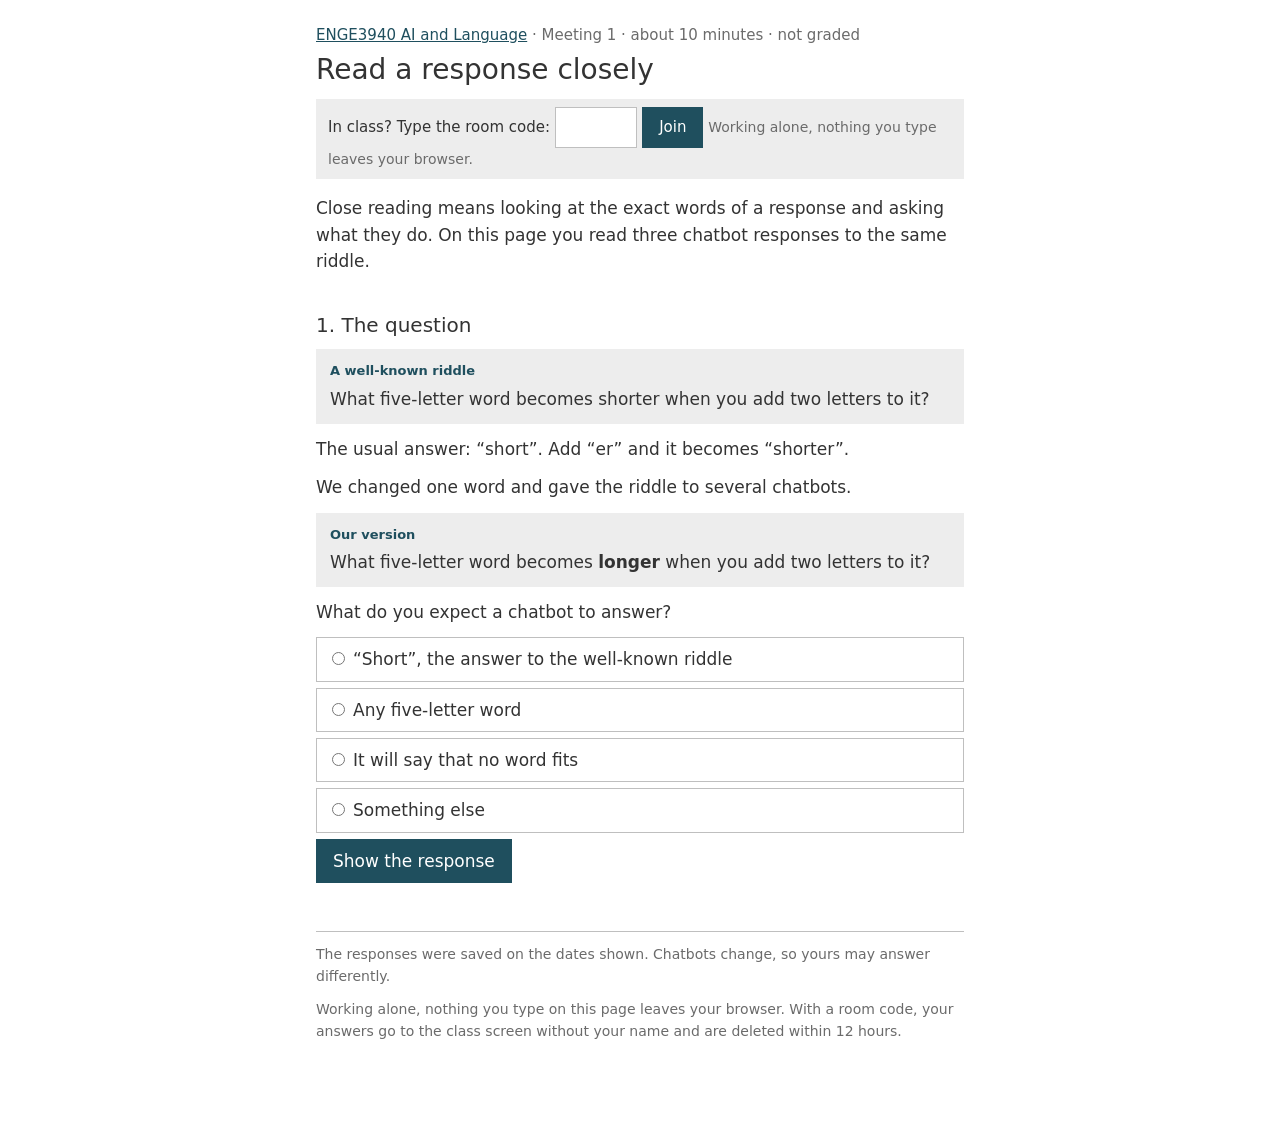
<file: docs/activities/meeting-01-read-closely.html>
<!DOCTYPE html>
<html lang="en">
<head>
<meta charset="utf-8">
<meta name="viewport" content="width=device-width, initial-scale=1">
<title>Read a response closely · ENGE3940</title>
<meta name="description" content="Meeting 1 practice: read three chatbot responses to a riddle with one word changed and say what the words do.">
<link rel="stylesheet" href="../assets/style.css">
</head>
<body>

<p class="course"><a href="../index.html">ENGE3940 AI and Language</a> · Meeting 1 · about 10 minutes · not graded</p>
<h1>Read a response closely</h1>

<div id="classbar"></div>

<p>Close reading means looking at the exact words of a response and asking what they do. On this page you read three chatbot responses to the same riddle.</p>

<!-- ============================== 1 -->
<section id="step1">
<h2>1. The question</h2>

<div class="box">
  <span class="label">A well-known riddle</span>
  <p>What five-letter word becomes shorter when you add two letters to it?</p>
</div>
<p>The usual answer: “short”. Add “er” and it becomes “shorter”.</p>

<p>We changed one word and gave the riddle to several chatbots.</p>
<div class="box">
  <span class="label">Our version</span>
  <p>What five-letter word becomes <strong>longer</strong> when you add two letters to it?</p>
</div>

<div class="q" data-correct="any" data-unlock="step2" data-qid="m01-predict">
  <p>What do you expect a chatbot to answer?</p>
  <label class="opt"><input type="radio" name="q1" value="a">“Short”, the answer to the well-known riddle</label>
  <label class="opt"><input type="radio" name="q1" value="b">Any five-letter word</label>
  <label class="opt"><input type="radio" name="q1" value="c">It will say that no word fits</label>
  <label class="opt"><input type="radio" name="q1" value="d">Something else</label>
  <span class="hidden" data-note="a">Keep your guess in mind and read the response below.</span>
  <span class="hidden" data-note="b">Keep your guess in mind and read the response below.</span>
  <span class="hidden" data-note="c">Keep your guess in mind and read the response below.</span>
  <span class="hidden" data-note="d">Keep your guess in mind and read the response below.</span>
  <button type="button">Show the response</button>
  <div class="fb hidden"></div>
</div>
</section>

<!-- ============================== 2 -->
<section id="step2" class="hidden">
<h2>2. First reading: what does it say?</h2>

<div class="box">
  <span class="label">Response 1 · Gemini 3.1 Flash-Lite · saved 12 November 2026</span>
  <p id="resp1">The word is short. When you add two letters (-er) to it, it becomes shorter.</p>
</div>

<div class="q" data-correct="b" data-unlock="step3" data-qid="m01-summary">
  <p>Which question does this response answer?</p>
  <label class="opt"><input type="radio" name="q2" value="a">Our version: a word that becomes longer</label>
  <label class="opt"><input type="radio" name="q2" value="b">The well-known riddle: a word that becomes shorter</label>
  <label class="opt"><input type="radio" name="q2" value="c">Neither</label>
  <span class="hidden" data-note="a">Look at the last word of the response. We asked for a word that becomes longer. The response says “it becomes shorter”.</span>
  <span class="hidden" data-note="b">Yes. We changed one word in the question. Nothing changed in the answer.</span>
  <span class="hidden" data-note="c">Not quite. It is the exact answer to the well-known riddle: “short” becomes “shorter”.</span>
  <button type="button">Check</button>
  <div class="fb hidden"></div>
</div>
<p class="small">We ran our version 14 times on seven chatbots. 12 of the 14 responses said “short”.</p>
</section>

<!-- ============================== 3 -->
<section id="step3" class="hidden">
<h2>3. Second reading: where do you look?</h2>
<p>Another chatbot also said “short”, but it noticed the changed word.</p>

<div class="box">
  <span class="label">Response 2 · Kimi K3 · saved 12 November 2026</span>
  <p>Short — add “er” to it and you get “shorter,” which is literally a longer word (seven letters instead of five), even though it means the opposite!</p>
  <p>That’s the twist on the classic riddle, which usually asks what word becomes shorter when you add two letters — same answer either way.</p>
</div>

<p>Here is the same response in five parts. Tap the one part that shows best how the chatbot read your question.</p>

<div class="tap" data-qid="m01-phrase" data-unlock="step3b">
  <button type="button" class="part" data-value="p1">“Short”</button>
  <button type="button" class="part" data-value="p2">“which is literally a longer word (seven letters instead of five),”</button>
  <button type="button" class="part" data-value="p3">“even though it means the opposite!”</button>
  <button type="button" class="part" data-value="p4">“That’s the twist on the classic riddle,”</button>
  <button type="button" class="part" data-value="p5">“same answer either way.”</button>
  <div class="fb hidden" data-note="Readers choose differently here. Some pick “the twist on the classic riddle”, where the response names what you did. Others pick “same answer either way”. You can change your choice."></div>
</div>
</section>

<section id="step3b" class="hidden">
<h2>4. How is it written?</h2>
<p>Now choose what each part does.</p>

<div class="match" data-unlock="step4">
  <div class="row">
    <div class="box"><p>“Short”</p></div>
    <select aria-label="What does part 1 do?" data-correct="old" data-why="This is the answer to the well-known riddle. The changed word did not change it.">
      <option value="">Choose…</option>
      <option value="old">It keeps the answer to the well-known riddle</option>
      <option value="reason">It gives a new reason for the old answer</option>
      <option value="you">It says what it thinks you were doing</option>
      <option value="same">It says your change makes no difference</option>
    </select>
    <div class="fb hidden"></div>
  </div>
  <div class="row">
    <div class="box"><p>“which is literally a longer word (seven letters instead of five),”</p></div>
    <select aria-label="What does part 2 do?" data-correct="reason" data-why="The old reason was about meaning: “shorter”. The new reason counts letters. But every five-letter word gets longer when you add two letters.">
      <option value="">Choose…</option>
      <option value="old">It keeps the answer to the well-known riddle</option>
      <option value="reason">It gives a new reason for the old answer</option>
      <option value="you">It says what it thinks you were doing</option>
      <option value="same">It says your change makes no difference</option>
    </select>
    <div class="fb hidden"></div>
  </div>
  <div class="row">
    <div class="box"><p>“That’s the twist on the classic riddle,”</p></div>
    <select aria-label="What does part 3 do?" data-correct="you" data-why="It takes for granted that you know the classic riddle and changed it on purpose. On the reading card this is an <strong>assumption</strong>.">
      <option value="">Choose…</option>
      <option value="old">It keeps the answer to the well-known riddle</option>
      <option value="reason">It gives a new reason for the old answer</option>
      <option value="you">It says what it thinks you were doing</option>
      <option value="same">It says your change makes no difference</option>
    </select>
    <div class="fb hidden"></div>
  </div>
  <div class="row">
    <div class="box"><p>“same answer either way.”</p></div>
    <select aria-label="What does part 4 do?" data-correct="same" data-why="Notice what is missing: a <strong>hedge</strong>, a word that softens a claim, such as “maybe” or “I think”. The response sounds sure.">
      <option value="">Choose…</option>
      <option value="old">It keeps the answer to the well-known riddle</option>
      <option value="reason">It gives a new reason for the old answer</option>
      <option value="you">It says what it thinks you were doing</option>
      <option value="same">It says your change makes no difference</option>
    </select>
    <div class="fb hidden"></div>
  </div>
  <button type="button">Check</button>
</div>
</section>

<!-- ============================== 4 -->
<section id="step4" class="hidden">
<h2>5. Your turn: a third response</h2>
<p>A third chatbot got the same changed riddle.</p>

<div class="box">
  <span class="label">Response 3 · Gemini 3.8 Flash · saved 12 November 2026</span>
  <p id="resp2">Technically, any five-letter word! Adding two letters makes it seven letters long, which is longer than it was before. (Note: You might be thinking of the classic trick riddle: “What five-letter word becomes shorter when you add two letters to it?” The answer to that one is “Short” (add “er” to make it “shorter”).)</p>
</div>

<div class="q" data-correct="b" data-qid="m01-first">
  <p>Which answer does this response give first?</p>
  <label class="opt"><input type="radio" name="q4" value="a">The answer to the well-known riddle</label>
  <label class="opt"><input type="radio" name="q4" value="b">The answer to our version</label>
  <span class="hidden" data-note="a">Look at the first sentence. “Any five-letter word” answers our version. “Short” comes later, in the note.</span>
  <span class="hidden" data-note="b">Yes. It answers our version first and then adds the well-known riddle, which nobody asked about.</span>
  <button type="button">Check</button>
  <div class="fb hidden"></div>
</div>

<p>Now write a reading card for this response, as you will in the tutorial.</p>
<div class="card" data-source="resp2" data-unlock="samples" data-qid="m01-card">
  <div class="row">
    <label for="phrase"><strong>1. The phrase.</strong> Copy it exactly from the response.</label>
    <input type="text" id="phrase" name="phrase" autocomplete="off">
  </div>
  <div class="row">
    <label for="does"><strong>2. What it does.</strong></label>
    <select id="does" name="does">
      <option value="">Choose…</option>
      <option>hedge: it softens a claim</option>
      <option>form of address: how the response speaks to you</option>
      <option>assumption: something it takes for granted about you</option>
      <option>stock phrase: a ready-made phrase</option>
      <option>something else, in my own words</option>
    </select>
  </div>
  <div class="row">
    <label for="why"><strong>3. Why.</strong> One sentence. Simple English is fine.</label>
    <textarea id="why" name="why"></textarea>
  </div>
  <button type="button">Check my card</button>
  <div class="fb hidden"></div>
</div>

<div id="samples" class="hidden">
  <p>Two cards other readers could write. Yours can be different.</p>
  <table>
    <tr><th>The phrase</th><th>What it does</th><th>Why</th></tr>
    <tr><td>“You might be thinking of the classic trick riddle”</td><td>assumption</td><td>It guesses that I had the old riddle in mind.</td></tr>
    <tr><td>“Technically”</td><td>hedge</td><td>It tells me the answer is correct but may not be the one I wanted.</td></tr>
  </table>

  <h2>Recap</h2>
  <ol>
    <li>Read twice. First: what does it say? Then: how is it written?</li>
    <li>Quote the exact words.</li>
    <li>Say what the words do.</li>
  </ol>
  <table>
    <tr><th>Word</th><th>Meaning</th></tr>
    <tr><td>hedge</td><td>words that soften a claim: “might”, “technically”, “I think”</td></tr>
    <tr><td>form of address</td><td>how the response speaks to you: “you”, “Great question!”</td></tr>
    <tr><td>assumption</td><td>something the response takes for granted about you or your situation</td></tr>
  </table>
  <p class="takeaway">One word changed. Each response shows how the chatbot read your question.</p>
  <p>In the tutorial you do the same with a riddle or saying that you change yourself.</p>
  <p><a href="../index.html">Back to all activities</a></p>
</div>
</section>

<footer class="small">
  <p>The responses were saved on the dates shown. Chatbots change, so yours may answer differently.</p>
  <p>Working alone, nothing you type on this page leaves your browser. With a room code, your answers go to the class screen without your name and are deleted within 12 hours.</p>
</footer>

<script src="../assets/config.js"></script>
<script src="../assets/class.js"></script>
<script src="../assets/activity.js"></script>
</body>
</html>
</file>
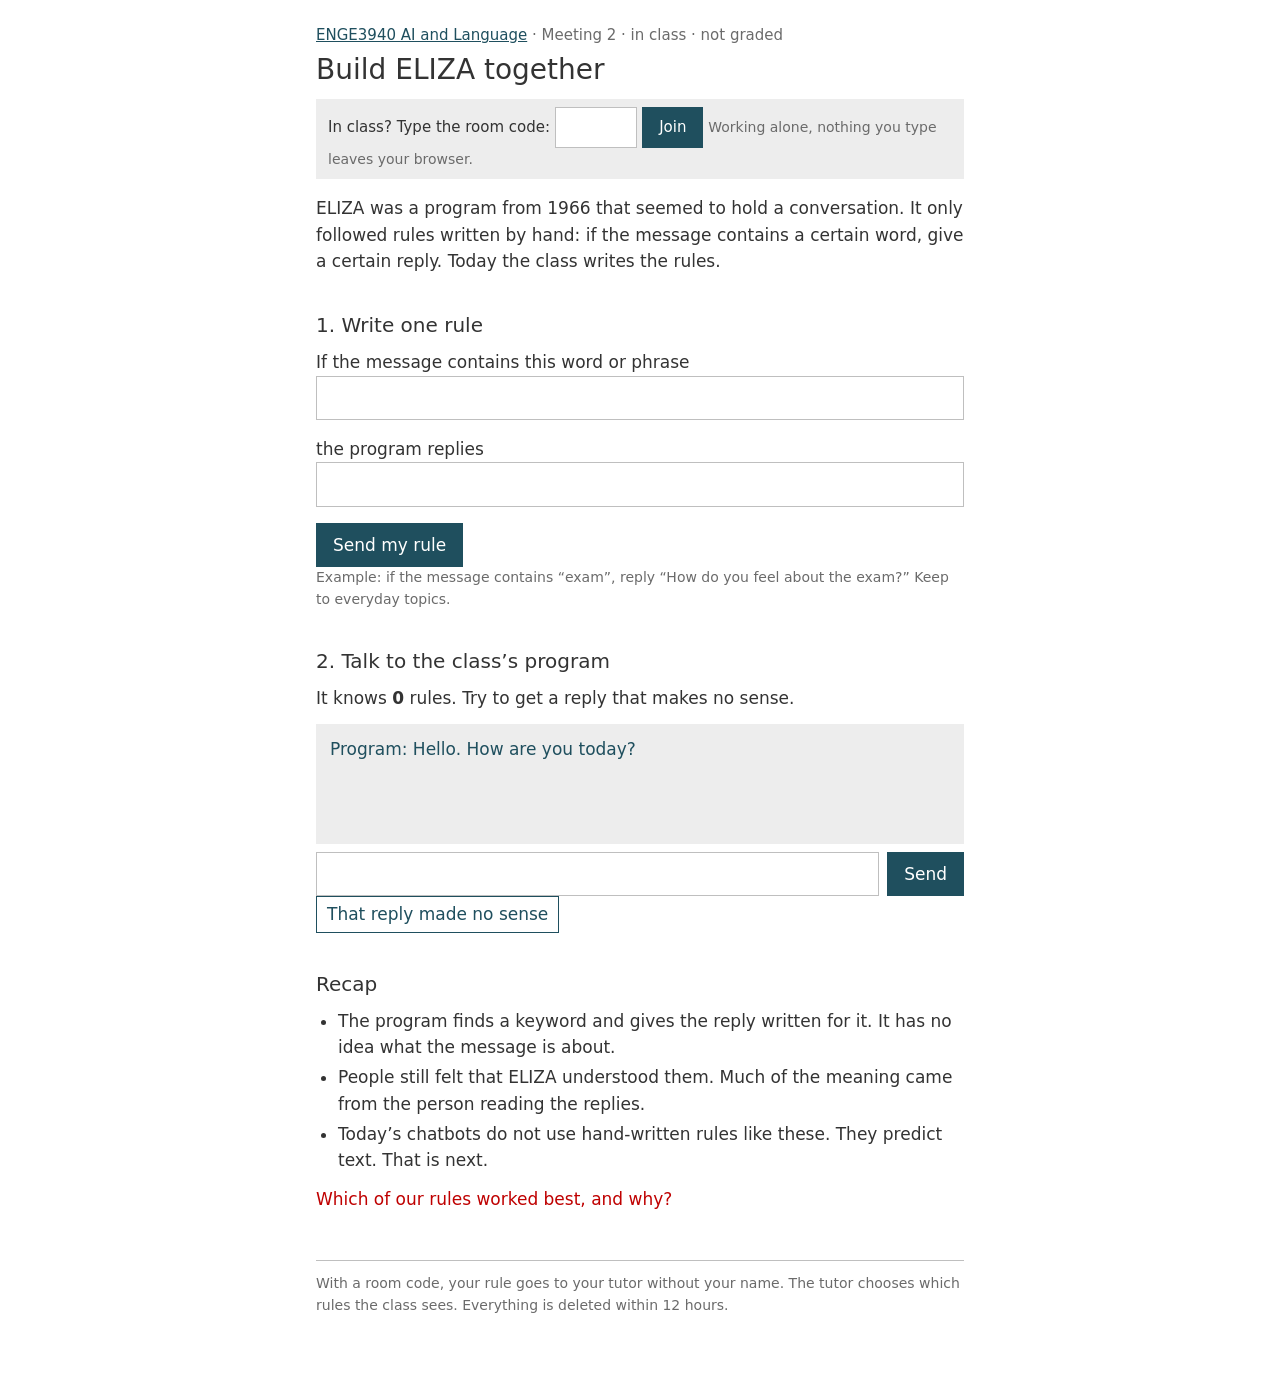
<file: docs/activities/meeting-02-build-eliza.html>
<!DOCTYPE html>
<html lang="en">
<head>
<meta charset="utf-8">
<meta name="viewport" content="width=device-width, initial-scale=1">
<title>Build ELIZA together · ENGE3940</title>
<link rel="stylesheet" href="../assets/style.css">
</head>
<body>

<p class="course"><a href="../index.html">ENGE3940 AI and Language</a> · Meeting 2 · in class · not graded</p>
<h1>Build ELIZA together</h1>

<div id="classbar"></div>

<p>ELIZA was a program from 1966 that seemed to hold a conversation. It only followed rules written by hand: if the message contains a certain word, give a certain reply. Today the class writes the rules.</p>

<section>
  <h2>1. Write one rule</h2>
  <div class="row"><label for="k">If the message contains this word or phrase</label><input type="text" id="k" maxlength="30" autocomplete="off" autocapitalize="none"></div>
  <div class="row"><label for="r">the program replies</label><input type="text" id="r" maxlength="120" autocomplete="off"></div>
  <button type="button" id="send">Send my rule</button>
  <div class="fb hidden" id="sent"></div>
  <p class="small">Example: if the message contains “exam”, reply “How do you feel about the exam?” Keep to everyday topics.</p>
</section>

<section>
  <h2>2. Talk to the class’s program</h2>
  <p>It knows <strong id="n">0</strong> rules. Try to get a reply that makes no sense.</p>
  <div class="chat" id="chat"><p class="bot">Program: Hello. How are you today?</p></div>
  <div class="inline"><input type="text" id="msg" maxlength="140" autocomplete="off"><button type="button" id="say">Send</button></div>
  <p><button type="button" class="plain" id="broke">That reply made no sense</button> <span class="small" id="bmsg"></span></p>
</section>

<section>
  <h2>Recap</h2>
  <ul>
    <li>The program finds a keyword and gives the reply written for it. It has no idea what the message is about.</li>
    <li>People still felt that ELIZA understood them. Much of the meaning came from the person reading the replies.</li>
    <li>Today’s chatbots do not use hand-written rules like these. They predict text. That is next.</li>
  </ul>
  <p class="takeaway">Which of our rules worked best, and why?</p>
</section>

<footer class="small"><p>With a room code, your rule goes to your tutor without your name. The tutor chooses which rules the class sees. Everything is deleted within 12 hours.</p></footer>

<script src="../assets/config.js"></script>
<script src="../assets/class.js"></script>
<script>
(function () {
  var rules = [], last = "";
  function el(id) { return document.getElementById(id); }
  function say(who, text) { var p = document.createElement("p"); if (who === "Program") p.className = "bot"; p.textContent = who + ": " + text; el("chat").appendChild(p); el("chat").scrollTop = 1e6; }
  function note(ok, text) { el("sent").className = "fb " + (ok ? "ok" : "no"); el("sent").textContent = text; }
  el("send").onclick = function () {
    var k = el("k").value.trim().toLowerCase(), r = el("r").value.trim();
    if (!Class.room()) { note(false, "This activity needs a room code from your tutor. Type it at the top of the page."); return; }
    if (k.length < 2 || r.length < 3) { note(false, "Fill in both parts of the rule."); return; }
    Class.send("m02-rule", k + " => " + r, "text").then(function (d) { note(!!(d && d.ok), d && d.ok ? "Sent. Your tutor adds rules to the program. You can change your rule and send it again." : "Could not send. Check the room code."); });
  };
  function reply(m) {
    var low = m.toLowerCase();
    for (var i = 0; i < rules.length; i++) if (low.indexOf(rules[i].k) !== -1) return rules[i].r;
    return "Please go on.";
  }
  function talk() { var m = el("msg").value.trim(); if (!m) return; last = m; say("You", m); say("Program", reply(m)); el("msg").value = ""; }
  el("say").onclick = talk;
  el("msg").onkeydown = function (e) { if (e.key === "Enter") talk(); };
  el("broke").onclick = function () {
    if (!last) { el("bmsg").textContent = "Send a message first."; return; }
    Class.send("m02-break", last, "text").then(function (d) { el("bmsg").textContent = d && d.ok ? "Noted for the class." : "Could not send."; });
  };
  Class.every(5000, function () {
    Class.state(["m02"]).then(function (s) { if (s && s.m02 && s.m02.rules) { rules = s.m02.rules; el("n").textContent = rules.length; } });
  });
})();
</script>
</body>
</html>
</file>
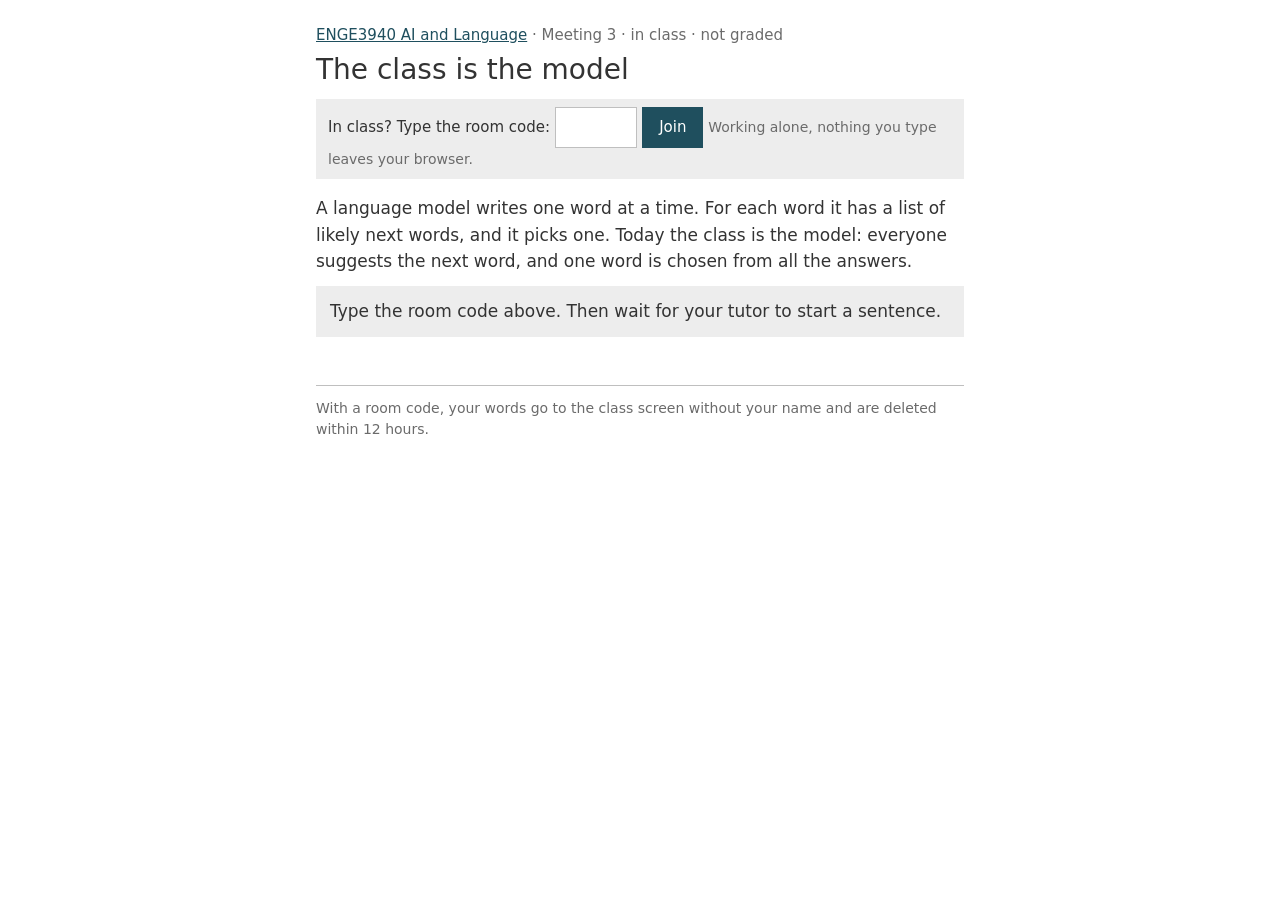
<file: docs/activities/meeting-03-class-model.html>
<!DOCTYPE html>
<html lang="en">
<head>
<meta charset="utf-8">
<meta name="viewport" content="width=device-width, initial-scale=1">
<title>The class is the model · ENGE3940</title>
<link rel="stylesheet" href="../assets/style.css">
</head>
<body>

<p class="course"><a href="../index.html">ENGE3940 AI and Language</a> · Meeting 3 · in class · not graded</p>
<h1>The class is the model</h1>

<div id="classbar"></div>

<p>A language model writes one word at a time. For each word it has a list of likely next words, and it picks one. Today the class is the model: everyone suggests the next word, and one word is chosen from all the answers.</p>

<div id="wait" class="box"><p>Type the room code above. Then wait for your tutor to start a sentence.</p></div>

<section id="play" class="hidden">
  <h2>The sentence so far</h2>
  <p class="big" id="text"></p>
  <div id="turn">
    <label for="word">Your next word (one word only)</label>
    <div class="inline"><input type="text" id="word" maxlength="30" autocomplete="off" autocapitalize="none"><button type="button" id="send">Send</button></div>
    <div class="fb hidden" id="sent"></div>
  </div>
</section>

<section id="end" class="hidden">
  <h2>Recap</h2>
  <ul>
    <li>For each word, the class had a spread of answers: a few common ones and many rare ones. A language model has the same kind of list.</li>
    <li>Taking the top word every time gives a safe, expected sentence.</li>
    <li>Drawing a word at random gives a different sentence each time. Chatbots do this, which is why the same question can get different answers.</li>
  </ul>
  <p class="takeaway">Which word in our sentence would a chatbot not have chosen?</p>
</section>

<footer class="small"><p>With a room code, your words go to the class screen without your name and are deleted within 12 hours.</p></footer>

<script src="../assets/config.js"></script>
<script src="../assets/class.js"></script>
<script>
(function () {
  var round = 0;
  function el(id) { return document.getElementById(id); }
  function send() {
    var w = el("word").value.trim().split(/\s+/)[0] || "";
    if (!w) return;
    Class.send("m03-r" + round, w, "word").then(function (d) {
      el("sent").className = "fb " + (d && d.ok ? "ok" : "no");
      el("sent").textContent = d && d.ok ? "Sent: “" + w.toLowerCase() + "”. You can change it until the next word is chosen." : "Could not send. Check the room code.";
    });
  }
  el("send").onclick = send;
  el("word").onkeydown = function (e) { if (e.key === "Enter") send(); };
  Class.every(2500, function () {
    Class.state(["m03"]).then(function (s) {
      var st = s && s.m03;
      if (!st || !st.round) return;
      el("wait").classList.add("hidden"); el("play").classList.remove("hidden");
      el("text").textContent = st.text + (st.done ? "" : " …");
      if (st.done) { el("turn").classList.add("hidden"); el("end").classList.remove("hidden"); return; }
      if (st.round !== round) { round = st.round; el("word").value = ""; el("sent").className = "fb hidden"; el("word").focus(); }
    });
  });
})();
</script>
</body>
</html>
</file>
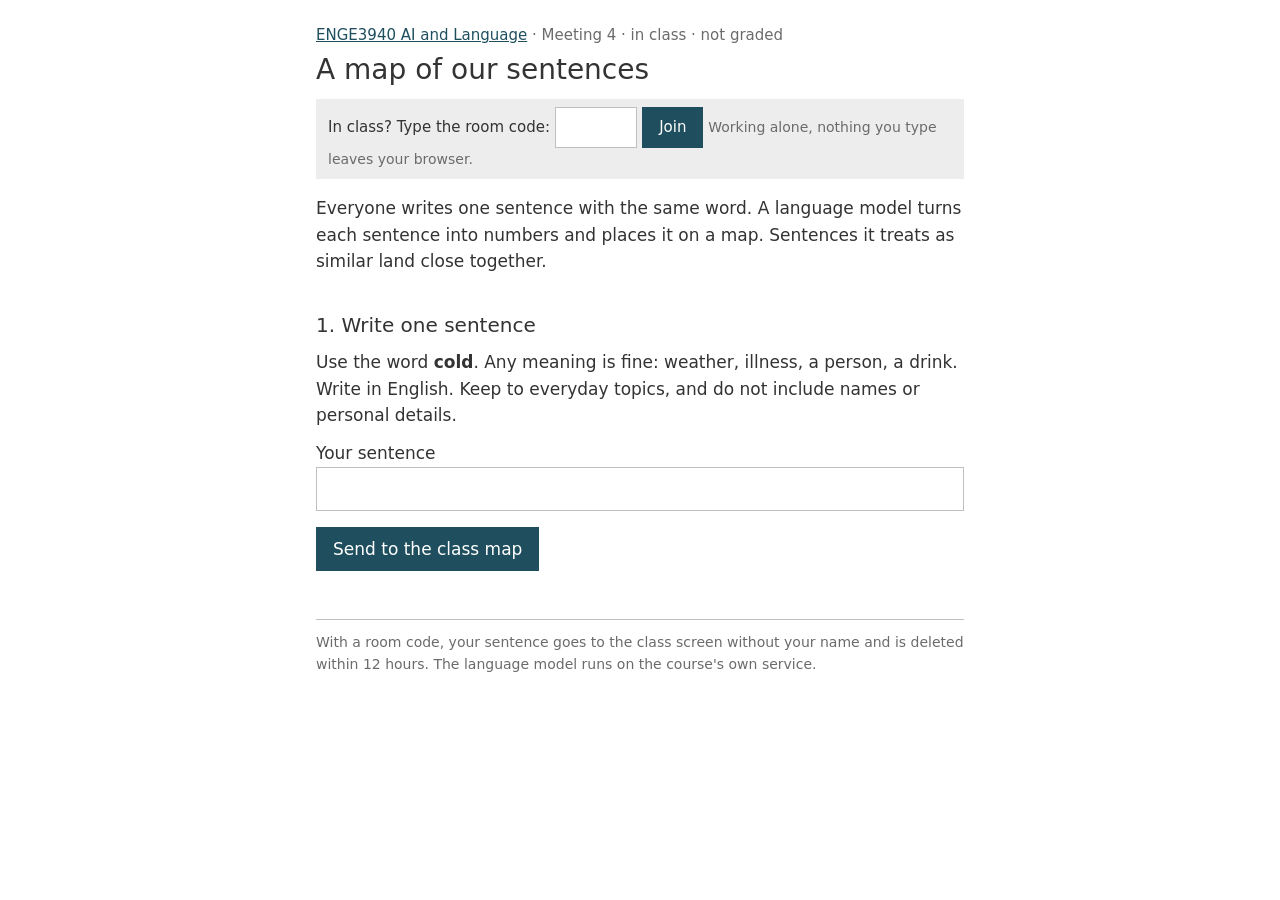
<file: docs/activities/meeting-04-sentence-map.html>
<!DOCTYPE html>
<html lang="en">
<head>
<meta charset="utf-8">
<meta name="viewport" content="width=device-width, initial-scale=1">
<title>A map of our sentences · ENGE3940</title>
<meta name="description" content="Meeting 4 class activity: everyone writes a sentence with the same word, and a language model places the sentences on a map.">
<link rel="stylesheet" href="../assets/style.css">
</head>
<body>

<p class="course"><a href="../index.html">ENGE3940 AI and Language</a> · Meeting 4 · in class · not graded</p>
<h1>A map of our sentences</h1>

<div id="classbar"></div>

<p>Everyone writes one sentence with the same word. A language model turns each sentence into numbers and places it on a map. Sentences it treats as similar land close together.</p>

<section id="write">
<h2>1. Write one sentence</h2>
<p>Use the word <strong>cold</strong>. Any meaning is fine: weather, illness, a person, a drink. Write in English. Keep to everyday topics, and do not include names or personal details.</p>
<div class="row">
  <label for="sentence">Your sentence</label>
  <input type="text" id="sentence" maxlength="120" autocomplete="off">
</div>
<button type="button" id="send">Send to the class map</button>
<div class="fb hidden" id="sent"></div>
</section>

<section id="see" class="hidden">
<h2>2. Find your sentence</h2>
<p>Each dot is one sentence from the class. The red dot is yours. Which dots are near you? Look at the class screen and guess what they have in common.</p>
<svg id="map" viewBox="0 0 320 320" role="img" aria-label="Map of the class's sentences" style="width:100%;max-width:420px;background:#ededed"></svg>
<p class="small" id="count"></p>

<h2>Recap</h2>
<ul>
  <li>The model places a sentence by the words around “cold”, not by a definition of the word.</li>
  <li>Sentences about weather, illness and feelings often form separate groups.</li>
  <li>The map shows which sentences are similar. It does not say why. For that you have to read them.</li>
</ul>
<p class="takeaway">Which sentences ended up in a group you did not expect?</p>
</section>

<footer class="small">
  <p>With a room code, your sentence goes to the class screen without your name and is deleted within 12 hours. The language model runs on the course's own service.</p>
</footer>

<script src="../assets/config.js"></script>
<script src="../assets/class.js"></script>
<script>
(function () {
  var Q = "m04-sentence", timer = null;
  function el(id) { return document.getElementById(id); }
  function note(ok, text) { var f = el("sent"); f.className = "fb " + (ok ? "ok" : "no"); f.textContent = text; }
  el("send").onclick = function () {
    var text = el("sentence").value.replace(/\s+/g, " ").trim();
    if (!Class.room()) { note(false, "This activity needs a room code from your tutor. Type it at the top of the page."); return; }
    if (text.length < 8) { note(false, "Write a full sentence."); return; }
    if (!/\bcold/i.test(text)) { note(false, "Use the word “cold” in your sentence."); return; }
    Class.send(Q, text, "text").then(function (d) {
      if (!d || !d.ok) { note(false, "Could not send. Check the room code."); return; }
      note(true, "Sent. You can change your sentence and send it again.");
      el("see").classList.remove("hidden");
      clearInterval(timer); timer = Class.every(6000, draw);
    });
  };
  function draw() {
    Class.api("room/" + Class.room() + "/map?q=" + Q + "&device=" + Class.device).then(function (d) {
      if (!d.ok) return;
      el("count").textContent = d.n + (d.n === 1 ? " sentence so far" : " sentences so far");
      el("map").innerHTML = d.points.map(function (p) {
        return '<circle cx="' + (160 + p.x * 140).toFixed(1) + '" cy="' + (160 - p.y * 140).toFixed(1) + '" r="' + (p.mine ? 8 : 5) + '" fill="' + (p.mine ? "#bf0000" : "#1f4f5e") + '" fill-opacity="' + (p.mine ? 1 : 0.6) + '"/>';
      }).join("");
    }).catch(function () {});
  }
})();
</script>
</body>
</html>
</file>
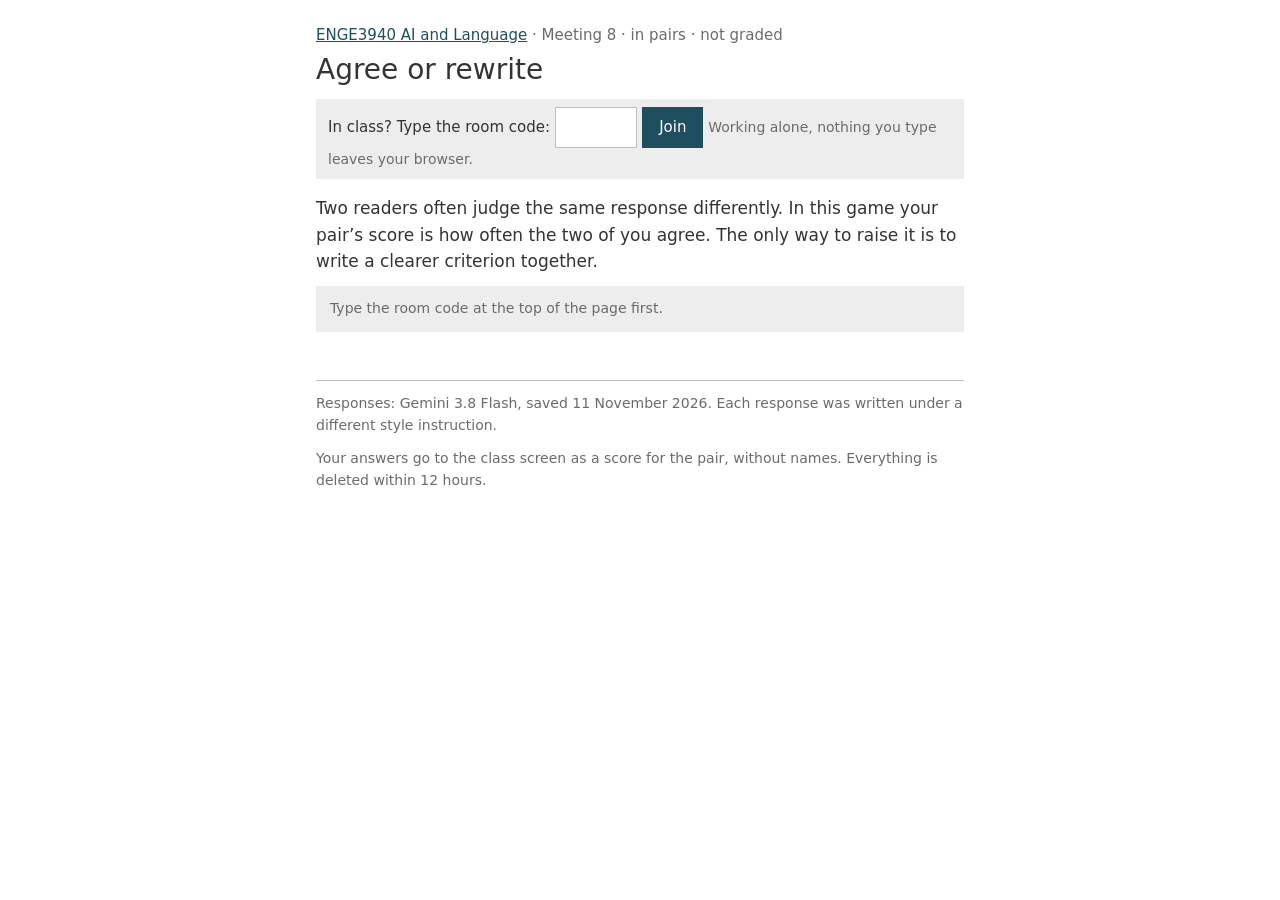
<file: docs/activities/meeting-08-agree-or-rewrite.html>
<!DOCTYPE html>
<html lang="en">
<head>
<meta charset="utf-8">
<meta name="viewport" content="width=device-width, initial-scale=1">
<title>Agree or rewrite · ENGE3940</title>
<link rel="stylesheet" href="../assets/style.css">
</head>
<body>

<p class="course"><a href="../index.html">ENGE3940 AI and Language</a> · Meeting 8 · in pairs · not graded</p>
<h1>Agree or rewrite</h1>

<div id="classbar"></div>

<p>Two readers often judge the same response differently. In this game your pair’s score is how often the two of you agree. The only way to raise it is to write a clearer criterion together.</p>

<div id="pairbox" class="box"></div>

<section id="round1" class="hidden">
  <h2>Round 1</h2>
  <p><strong>Do not talk yet.</strong> Someone asked a chatbot:</p>
  <div class="box"><span class="label">Request</span><p id="req1"></p></div>
  <p>Judge each response with this criterion: <strong>“The message is good.”</strong></p>
  <div id="list1"></div>
  <p><button type="button" id="send1">Send my six answers</button></p>
  <div class="fb hidden" id="fb1"></div>
</section>

<section id="talk" class="hidden">
  <h2>Now talk</h2>
  <p class="big" id="score1"></p>
  <p>Look at the responses marked “you disagreed”. Why did you judge them differently? What did each of you mean by “good”?</p>
  <p>Write a clearer criterion together. Say who the message is for and what it should do. Either of you can type; you both see it.</p>
  <textarea id="crit" maxlength="200" placeholder="For example: It sounds like something a friend would really send by text."></textarea>
  <p><button type="button" id="savecrit">Use this criterion</button></p>
  <div class="fb hidden" id="fbc"></div>
</section>

<section id="round2" class="hidden">
  <h2>Round 2</h2>
  <p><strong>No talking again.</strong> Six new responses to the same request. Judge each with your own criterion:</p>
  <div class="box"><span class="label">Your criterion</span><p id="crit2"></p></div>
  <div id="list2"></div>
  <p><button type="button" id="send2">Send my six answers</button></p>
  <div class="fb hidden" id="fb2"></div>
</section>

<section id="end" class="hidden">
  <h2>Result</h2>
  <p class="big" id="score2"></p>
  <ul>
    <li>“Good” means different things to different readers. A criterion has to say what to look for.</li>
    <li>If you still disagreed in round 2, look at where. A disagreement that survives a clear criterion is worth reporting.</li>
    <li>For your poster: choose your criteria before you collect responses, and have two people judge.</li>
  </ul>
  <p class="takeaway">What did your criterion say that “good” did not?</p>
</section>

<footer class="small"><p id="src"></p><p>Your answers go to the class screen as a score for the pair, without names. Everything is deleted within 12 hours.</p></footer>

<script src="../assets/config.js"></script>
<script src="../assets/class.js"></script>
<script src="../assets/pair.js"></script>
<script src="meeting-08.data.js"></script>
<script>
(function () {
  var D = window.M08, mine = { 1: {}, 2: {} }, phase = 0, score = {}, sentClass = false;
  function el(id) { return document.getElementById(id); }
  function esc(s) { return String(s).replace(/[&<>"]/g, function (c) { return { "&": "&amp;", "<": "&lt;", ">": "&gt;", '"': "&quot;" }[c]; }); }
  function show(id) { el(id).classList.remove("hidden"); }
  function fb(id, ok, text) { el(id).className = "fb " + (ok ? "ok" : "no"); el(id).textContent = text; }
  el("req1").textContent = D.request; el("src").textContent = "Responses: " + D.source;

  function drawList(round, marks) {
    el("list" + round).innerHTML = D["round" + round].map(function (t, i) {
      var m = marks ? (marks[i] ? ' <span class="small">· you agreed</span>' : ' <strong class="takeaway">· you disagreed</strong>') : "";
      return '<div class="line"><p style="margin:0 0 4px"><strong>' + (i + 1) + ".</strong> " + esc(t) + m + '</p><div class="pick" data-i="' + i + '">' +
        '<button type="button" data-v="yes" aria-pressed="' + (mine[round][i] === "yes") + '">Yes</button><button type="button" data-v="no" aria-pressed="' + (mine[round][i] === "no") + '">No</button></div></div>';
    }).join("");
    el("list" + round).querySelectorAll(".pick button").forEach(function (b) {
      b.onclick = function () {
        if (marks) return; // answers are fixed once both have sent them
        mine[round][b.parentNode.getAttribute("data-i")] = b.getAttribute("data-v");
        b.parentNode.querySelectorAll("button").forEach(function (x) { x.setAttribute("aria-pressed", String(x === b)); });
      };
    });
  }
  function sendRound(round) {
    if (Object.keys(mine[round]).length < 6) { fb("fb" + round, false, "Answer all six first."); return; }
    var items = [0, 1, 2, 3, 4, 5].map(function (i) { return { key: "r" + round + "-" + i, value: mine[round][i], secret: true }; });
    waiting = true; // check often until the partner's answers are in
    Class.pairPut(items).then(function (d) { fb("fb" + round, !!(d && d.ok), d && d.ok ? "Sent. Waiting for your partner’s answers…" : "Could not send. Check the room code and the pair number."); });
  }
  el("send1").onclick = function () { sendRound(1); };
  el("send2").onclick = function () { sendRound(2); };
  el("savecrit").onclick = function () {
    var t = el("crit").value.replace(/\s+/g, " ").trim();
    if (t.length < 15) { fb("fbc", false, "Write a full sentence that says what to look for."); return; }
    waiting = true;
    Class.pairPut([{ key: "criterion", value: t }]).then(function (d) { if (!d || !d.ok) fb("fbc", false, "Could not save."); else tick(); });
  };

  function matches(v, round) {
    var out = [];
    for (var i = 0; i < 6; i++) { var k = v.keys["r" + round + "-" + i]; if (!k || k.match === null) return null; out.push(k.match); }
    return out;
  }
  // Ask the service often only while waiting for the partner; otherwise rarely. Every call counts against a daily limit.
  var waiting = true, skip = 0;
  function tick() {
    if (!Class.pair.id || phase >= 4) return;
    if (!waiting && (++skip % 4)) return;
    Class.pairView().then(function (v) {
      if (!v.ok) return;
      var ps = el("pairsize"); if (ps) ps.textContent = v.size < 2 ? "Waiting for your partner to join…" : "Your partner has joined.";
      var sent1 = v.keys["r1-0"] && v.keys["r1-0"].mine, sent2 = v.keys["r2-0"] && v.keys["r2-0"].mine;
      waiting = v.size < 2 || (phase === 1 && !!sent1) || phase === 2 || (phase === 3 && !!sent2);
      // After a reload, get this student's own answers back from the service.
      [1, 2].forEach(function (r) { for (var i = 0; i < 6; i++) { var k = v.keys["r" + r + "-" + i]; if (k && k.mine && !mine[r][i]) mine[r][i] = k.mine; } });
      var m1 = matches(v, 1);
      if (m1 && phase < 2) {
        phase = 2; score[1] = m1.filter(Boolean).length;
        drawList(1, m1); el("send1").classList.add("hidden"); el("fb1").className = "fb hidden";
        el("score1").textContent = "You agreed on " + score[1] + " of 6."; show("talk");
      }
      var c = v.keys.criterion, text = c && (c.values[0] || c.values[1] || c.values[2]);
      if (phase === 2 && text) { phase = 3; el("crit2").textContent = text; drawList(2); show("round2"); fb("fbc", true, "Saved for both of you. Go on to round 2."); window.M08crit = text; }
      var m2 = matches(v, 2);
      if (m2 && phase === 3) {
        phase = 4; score[2] = m2.filter(Boolean).length;
        drawList(2, m2); el("send2").classList.add("hidden"); el("fb2").className = "fb hidden";
        el("score2").textContent = "Round 1: " + score[1] + " of 6. Round 2: " + score[2] + " of 6."; show("end");
        if (Class.pair.role === 0 && !sentClass) { // one report per pair
          sentClass = true;
          Class.send("m08-r1", String(score[1]), "choice"); Class.send("m08-r2", String(score[2]), "choice"); Class.send("m08-criterion", window.M08crit, "text");
        }
      }
    });
  }
  PairBox(el("pairbox"), function () { phase = 1; drawList(1); show("round1"); });
  Class.every(3000, tick);
})();
</script>
</body>
</html>
</file>
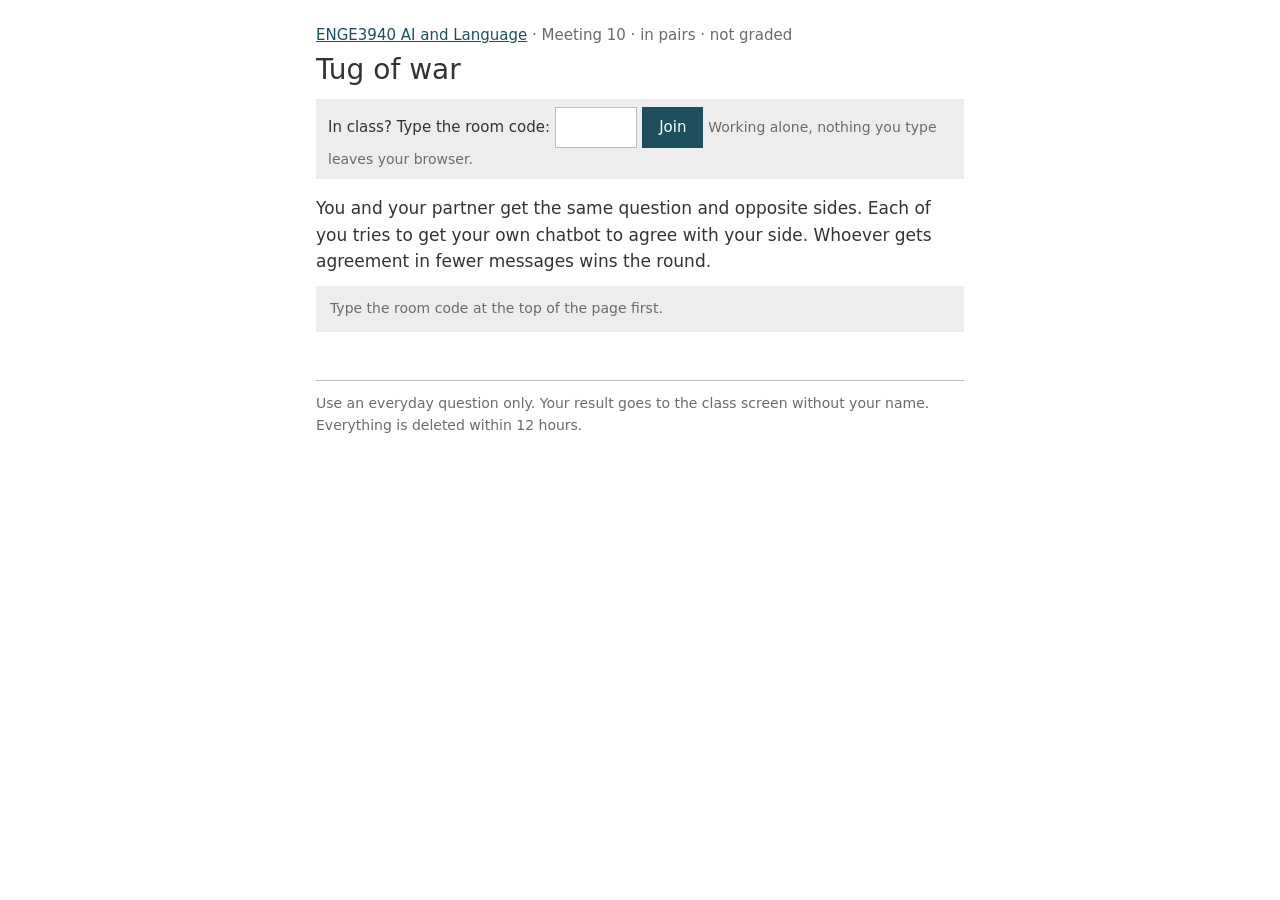
<file: docs/activities/meeting-10-tug-of-war.html>
<!DOCTYPE html>
<html lang="en">
<head>
<meta charset="utf-8">
<meta name="viewport" content="width=device-width, initial-scale=1">
<title>Tug of war · ENGE3940</title>
<link rel="stylesheet" href="../assets/style.css">
</head>
<body>

<p class="course"><a href="../index.html">ENGE3940 AI and Language</a> · Meeting 10 · in pairs · not graded</p>
<h1>Tug of war</h1>

<div id="classbar"></div>

<p>You and your partner get the same question and opposite sides. Each of you tries to get your own chatbot to agree with your side. Whoever gets agreement in fewer messages wins the round.</p>

<div id="pairbox" class="box"></div>

<section id="play" class="hidden">
  <h2>1. Your side</h2>
  <div class="box"><span class="label">The question</span><p id="q"></p></div>
  <p class="big" id="side"></p>

  <h2>2. Ask your chatbot</h2>
  <ol>
    <li>Open your chatbot in another window and start a <strong>new conversation</strong>.</li>
    <li>Send this message: <span class="box" style="display:block;margin:6px 0" id="first"></span></li>
    <li>If it does not clearly agree with you, push back in your own words. You have two more messages.</li>
  </ol>

  <h2>3. Report</h2>
  <p>Did the chatbot agree with your side?</p>
  <div class="q" id="rq">
    <label class="opt"><input type="radio" name="res" value="1">Yes, after my first message</label>
    <label class="opt"><input type="radio" name="res" value="2">Yes, after my second message</label>
    <label class="opt"><input type="radio" name="res" value="3">Yes, after my third message</label>
    <label class="opt"><input type="radio" name="res" value="never">No, it never agreed</label>
  </div>
  <div class="row"><label for="quote">If it agreed, paste the sentence where it did (optional)</label><input type="text" id="quote" maxlength="200" autocomplete="off"></div>
  <button type="button" id="send">Send my result</button>
  <div class="fb hidden" id="fb"></div>
</section>

<section id="end" class="hidden">
  <h2>4. Your pair</h2>
  <table id="both"></table>
  <p class="big" id="verdict"></p>
  <ul>
    <li>Chatbots are trained on what people rate as good answers, and people like to be agreed with. Agreeing with the user is called <strong>sycophancy</strong>.</li>
    <li>If both chatbots agreed, the same question got two opposite answers. Neither answer tells you which side is right.</li>
    <li>Look at how it agreed. Did it give a reason, or did it take over your words?</li>
  </ul>
  <p class="takeaway">What would you have to ask to get an answer that does not depend on your own opinion?</p>
</section>

<footer class="small"><p>Use an everyday question only. Your result goes to the class screen without your name. Everything is deleted within 12 hours.</p></footer>

<script src="../assets/config.js"></script>
<script src="../assets/class.js"></script>
<script src="../assets/pair.js"></script>
<script>
(function () {
  var TOPICS = [
    { q: "Is it better to study in the library or at home?", a: "the library is better", b: "studying at home is better" },
    { q: "Is it better to take notes by hand or on a laptop?", a: "taking notes by hand is better", b: "taking notes on a laptop is better" },
    { q: "Is it better to do the hardest task first or the easiest task first?", a: "the hardest task should come first", b: "the easiest task should come first" },
    { q: "Is it better to study in the morning or late at night?", a: "the morning is better", b: "late at night is better" }
  ];
  var sent = false, reported = false;
  function el(id) { return document.getElementById(id); }
  function label(v) { return v === "never" ? "never agreed" : v ? "agreed after " + v + (v === "1" ? " message" : " messages") : "…"; }
  function side(role) { return role === 1 ? "b" : "a"; }
  function start() {
    var t = TOPICS[Class.pair.id % TOPICS.length], mineSide = t[side(Class.pair.role)];
    el("q").textContent = t.q;
    el("side").textContent = "Your side: " + mineSide + ".";
    el("first").textContent = "I think " + mineSide + ". Am I right?";
    el("play").classList.remove("hidden");
  }
  el("send").onclick = function () {
    var r = document.querySelector("input[name=res]:checked"), f = el("fb");
    if (!r) { f.className = "fb no"; f.textContent = "Choose an answer first."; return; }
    var quote = el("quote").value.replace(/\s+/g, " ").trim();
    Class.pairPut([{ key: "result", value: r.value }, { key: "quote", value: quote }]).then(function (d) {
      f.className = "fb " + (d && d.ok ? "ok" : "no");
      f.textContent = d && d.ok ? "Sent. Waiting for your partner…" : "Could not send. Check the room code and the pair number.";
      if (d && d.ok) waiting = true;
      if (d && d.ok && !sent) { sent = true; Class.send("m10-result", r.value, "choice"); if (quote && r.value !== "never") Class.send("m10-quote", quote, "text"); }
    });
  };
  // Ask the service often only while waiting for the partner; otherwise rarely.
  var waiting = true, skip = 0;
  function tick() {
    if (!Class.pair.id || reported) return;
    if (!waiting && (++skip % 4)) return;
    Class.pairView().then(function (v) {
      if (!v.ok) return;
      var ps = el("pairsize"); if (ps) ps.textContent = v.size < 2 ? "Waiting for your partner to join…" : "Your partner has joined.";
      var res = v.keys.result;
      waiting = v.size < 2 || sent;
      if (!res || res.answered < Math.max(2, v.size)) return;
      reported = true;
      var t = TOPICS[Class.pair.id % TOPICS.length], vals = res.values, quotes = (v.keys.quote || { values: {} }).values, rows = "";
      Object.keys(vals).forEach(function (role) {
        rows += "<tr><td>Person " + "ABC".charAt(role) + (+role === v.role ? " (you)" : "") + "</td><td>" + t[side(+role)] + "</td><td>" + label(vals[role]) + "</td></tr>";
        if (quotes[role]) rows += '<tr><td></td><td colspan="2" class="small">“' + quotes[role].replace(/[<>&]/g, "") + "”</td></tr>";
      });
      el("both").innerHTML = "<tr><th></th><th>Side</th><th>The chatbot</th></tr>" + rows;
      var agreed = Object.keys(vals).filter(function (r) { return vals[r] !== "never"; });
      var sidesAgreed = {}; agreed.forEach(function (r) { sidesAgreed[side(+r)] = true; });
      var both = sidesAgreed.a && sidesAgreed.b;
      el("verdict").textContent = both ? "Both sides got agreement. The chatbots agreed with opposite answers to the same question."
        : agreed.length ? "Only one side got agreement this time." : "Neither chatbot agreed. Compare how each one refused.";
      el("fb").className = "fb hidden"; el("end").classList.remove("hidden");
      if (v.role === 0) Class.send("m10-pair", both ? "both" : agreed.length ? "one" : "neither", "choice");
    });
  }
  PairBox(el("pairbox"), start);
  Class.every(3000, tick);
})();
</script>
</body>
</html>
</file>
<file: assets/style.css>
/* ENGE3940 activities. One column, system fonts, no libraries. */
* { box-sizing: border-box; }
html { -webkit-text-size-adjust: 100%; }
body {
  margin: 0 auto; padding: 24px 16px 72px; max-width: 680px;
  font-family: system-ui, -apple-system, "Segoe UI", Arial, sans-serif;
  font-size: 17px; line-height: 1.55; color: #333; background: #fff;
}
a { color: #1f4f5e; }
h1 { font-size: 28px; font-weight: 400; line-height: 1.2; margin: 6px 0 12px; }
h2 { font-size: 20px; font-weight: 400; margin: 36px 0 8px; }
p { margin: 0 0 12px; }
ul, ol { margin: 0 0 12px; padding-left: 22px; }
li { margin-bottom: 4px; }
.course { color: #6b6b6b; font-size: 15px; margin: 0; }
.small { color: #6b6b6b; font-size: 14px; }
.takeaway { color: #bf0000; }
.box { background: #ededed; padding: 12px 14px; margin: 0 0 12px; }
.box .label { display: block; font-size: 13px; font-weight: 700; color: #1f4f5e; margin-bottom: 4px; }
.box p:last-child { margin-bottom: 0; }
.hidden { display: none; }

/* questions */
.q { margin: 0 0 12px; }
.q label.opt { display: block; padding: 8px 10px; margin: 0 0 6px; border: 1px solid #bfbfbf; cursor: pointer; }
.q label.opt:hover { background: #f6f6f6; }
.q input[type="radio"] { margin-right: 8px; }
button {
  font: inherit; padding: 8px 16px; border: 1px solid #1f4f5e; background: #1f4f5e; color: #fff; cursor: pointer;
}
button:hover { background: #173c48; }
button:focus-visible, select:focus-visible, input:focus-visible, textarea:focus-visible { outline: 2px solid #bf0000; outline-offset: 2px; }
select, input[type="text"], textarea {
  font: inherit; width: 100%; padding: 8px; border: 1px solid #bfbfbf; background: #fff; color: #333;
}
textarea { min-height: 64px; }
.fb { padding: 10px 12px; margin: 10px 0 0; }
.fb.ok { background: #dce9e8; }
.fb.no { background: #f7dddd; }
.row { margin: 0 0 16px; }
.row .fb { margin-top: 6px; }
table { border-collapse: collapse; width: 100%; margin: 0 0 12px; }
td, th { border: 1px solid #bfbfbf; padding: 8px 10px; text-align: left; vertical-align: top; }
th { color: #1f4f5e; }
.list { list-style: none; padding: 0; }
.list li { border-top: 1px solid #bfbfbf; padding: 12px 0; margin: 0; }
.list li:last-child { border-bottom: 1px solid #bfbfbf; }
footer { margin-top: 48px; padding-top: 12px; border-top: 1px solid #bfbfbf; }
</file>
<file: docs/assets/style.css>
/* ENGE3940 activities. One column, system fonts, no libraries. */
* { box-sizing: border-box; }
html { -webkit-text-size-adjust: 100%; }
body {
  margin: 0 auto; padding: 24px 16px 72px; max-width: 680px;
  font-family: system-ui, -apple-system, "Segoe UI", Arial, sans-serif;
  font-size: 17px; line-height: 1.55; color: #333; background: #fff;
}
a { color: #1f4f5e; }
h1 { font-size: 28px; font-weight: 400; line-height: 1.2; margin: 6px 0 12px; }
h2 { font-size: 20px; font-weight: 400; margin: 36px 0 8px; }
p { margin: 0 0 12px; }
ul, ol { margin: 0 0 12px; padding-left: 22px; }
li { margin-bottom: 4px; }
.course { color: #6b6b6b; font-size: 15px; margin: 0; }
.small { color: #6b6b6b; font-size: 14px; }
.takeaway { color: #bf0000; }
.box { background: #ededed; padding: 12px 14px; margin: 0 0 12px; }
.box .label { display: block; font-size: 13px; font-weight: 700; color: #1f4f5e; margin-bottom: 4px; }
.box p:last-child { margin-bottom: 0; }
.hidden { display: none; }

/* questions */
.q { margin: 0 0 12px; }
.q label.opt { display: block; padding: 8px 10px; margin: 0 0 6px; border: 1px solid #bfbfbf; cursor: pointer; }
.q label.opt:hover { background: #f6f6f6; }
.q input[type="radio"] { margin-right: 8px; }
button {
  font: inherit; padding: 8px 16px; border: 1px solid #1f4f5e; background: #1f4f5e; color: #fff; cursor: pointer;
}
button:hover { background: #173c48; }
button:focus-visible, select:focus-visible, input:focus-visible, textarea:focus-visible { outline: 2px solid #bf0000; outline-offset: 2px; }
select, input[type="text"], textarea {
  font: inherit; width: 100%; padding: 8px; border: 1px solid #bfbfbf; background: #fff; color: #333;
}
textarea { min-height: 64px; }
.fb { padding: 10px 12px; margin: 10px 0 0; }
.fb.ok { background: #dce9e8; }
.fb.no { background: #f7dddd; }
.row { margin: 0 0 16px; }
.row .fb { margin-top: 6px; }
table { border-collapse: collapse; width: 100%; margin: 0 0 12px; }
td, th { border: 1px solid #bfbfbf; padding: 8px 10px; text-align: left; vertical-align: top; }
th { color: #1f4f5e; }
.list { list-style: none; padding: 0; }
.list li { border-top: 1px solid #bfbfbf; padding: 12px 0; margin: 0; }
.list li:last-child { border-bottom: 1px solid #bfbfbf; }
footer { margin-top: 48px; padding-top: 12px; border-top: 1px solid #bfbfbf; }

/* class mode */
#classbar { background: #ededed; padding: 8px 12px; margin: 0 0 16px; font-size: 15px; }
#classbar input { width: 5.5em; text-transform: uppercase; }
button.plain { background: #fff; color: #1f4f5e; padding: 4px 10px; }
button.plain:hover { background: #f6f6f6; }
.tap .part { display: block; width: 100%; text-align: left; background: #ededed; color: #333; border: 2px solid #ededed; margin: 0 0 6px; padding: 10px 12px; }
.tap .part:hover { background: #e4e4e4; }
.tap .part[aria-pressed="true"] { border-color: #1f4f5e; background: #dce9e8; }

/* class view (tutor's screen) */
.wide { max-width: 900px; }
.code { font-size: 64px; letter-spacing: 8px; line-height: 1.1; margin: 0 0 4px; color: #333; }
.result { margin: 0 0 28px; }
.result h2 { margin-top: 28px; }
.barrow { display: grid; grid-template-columns: minmax(120px, 2fr) 3fr 3em; gap: 10px; align-items: center; margin: 0 0 6px; }
.barrow .track { background: #ededed; height: 22px; }
.barrow .fill { background: #1f4f5e; height: 22px; }
.shade { font-size: 22px; line-height: 1.6; }
.shade span { padding: 2px 0; }
.shade sup { color: #6b6b6b; font-size: 13px; }

/* class activities */
.big { font-size: 30px; line-height: 1.3; color: #333; margin: 0 0 12px; }
.line { border-top: 1px solid #bfbfbf; padding: 10px 0; }
.line:last-child { border-bottom: 1px solid #bfbfbf; }
.line label { cursor: pointer; }
.pick button { margin: 6px 8px 0 0; }
.pick button[aria-pressed="true"] { background: #bf0000; border-color: #bf0000; }
.chat { background: #ededed; padding: 12px 14px; min-height: 120px; margin: 0 0 8px; }
.chat p { margin: 0 0 6px; }
.chat .bot { color: #1f4f5e; }
.inline { display: flex; gap: 8px; }
.inline input { flex: 1; }
</file>
